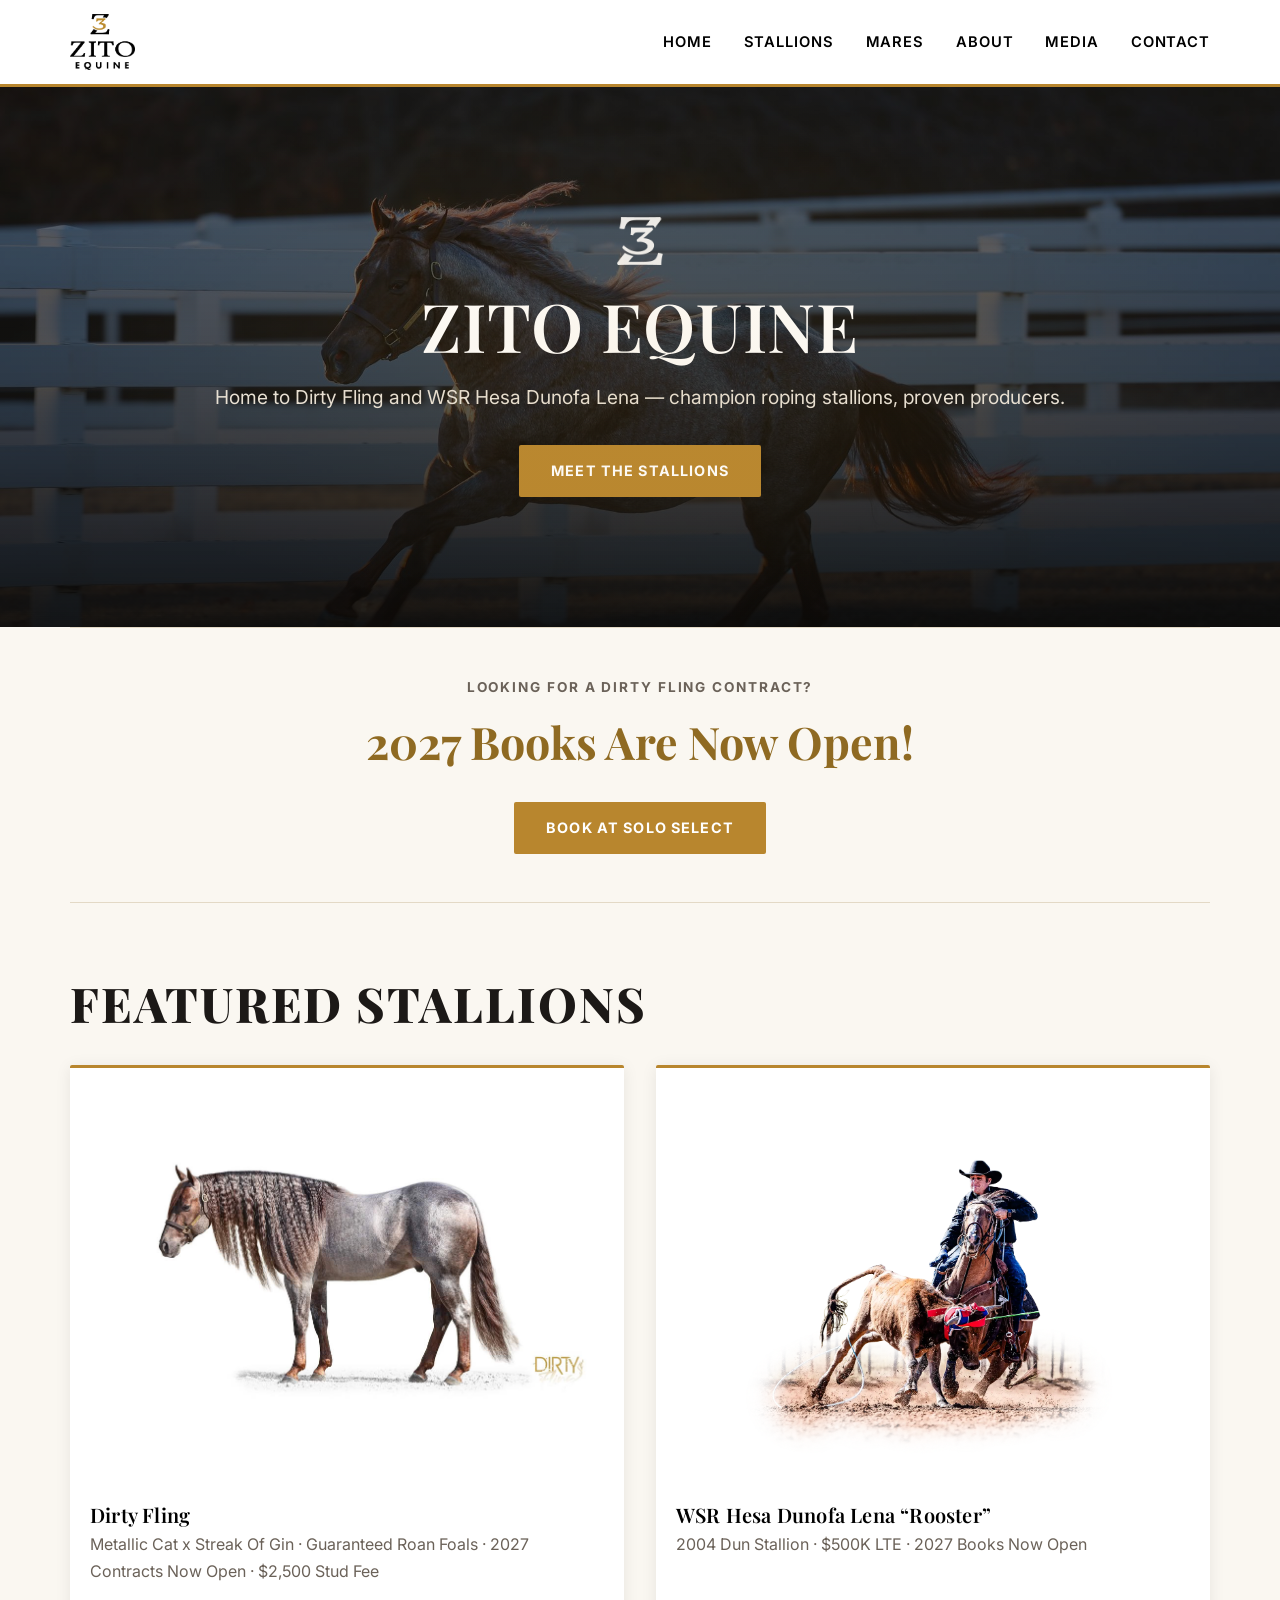
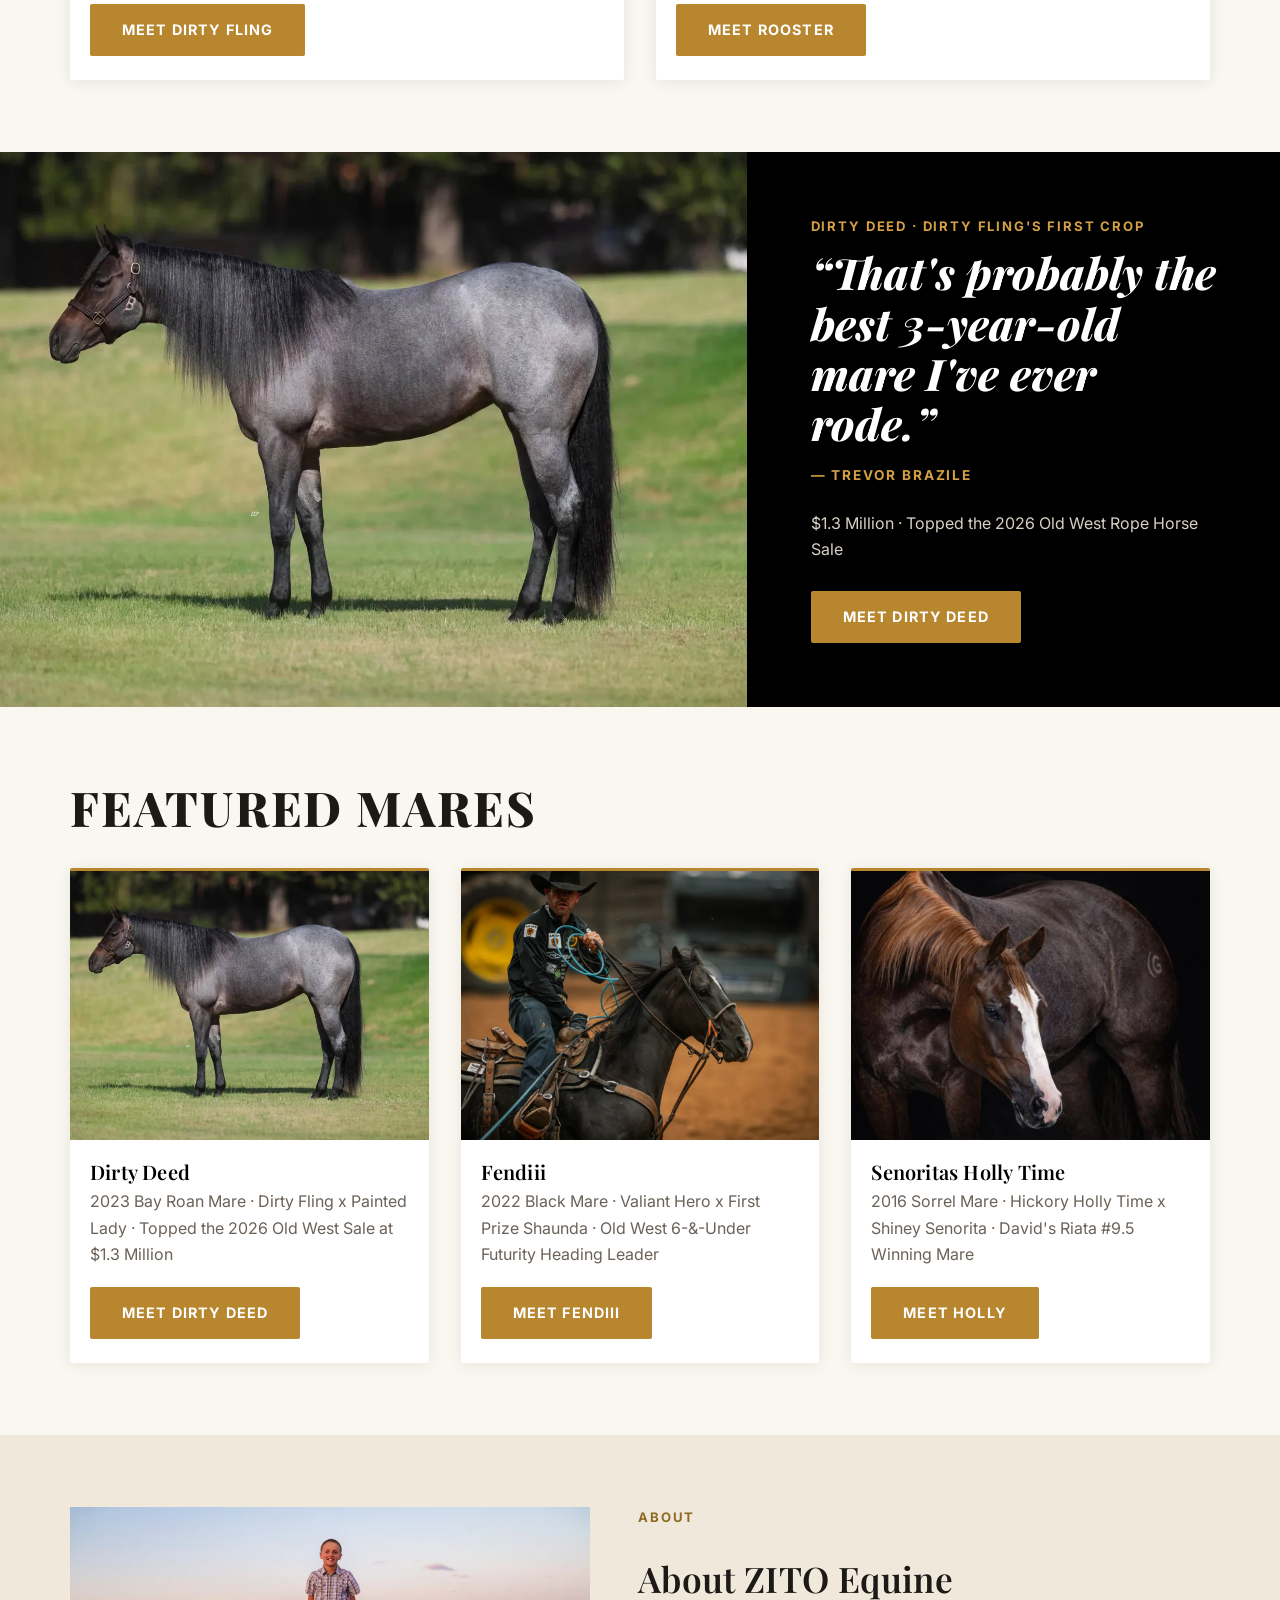
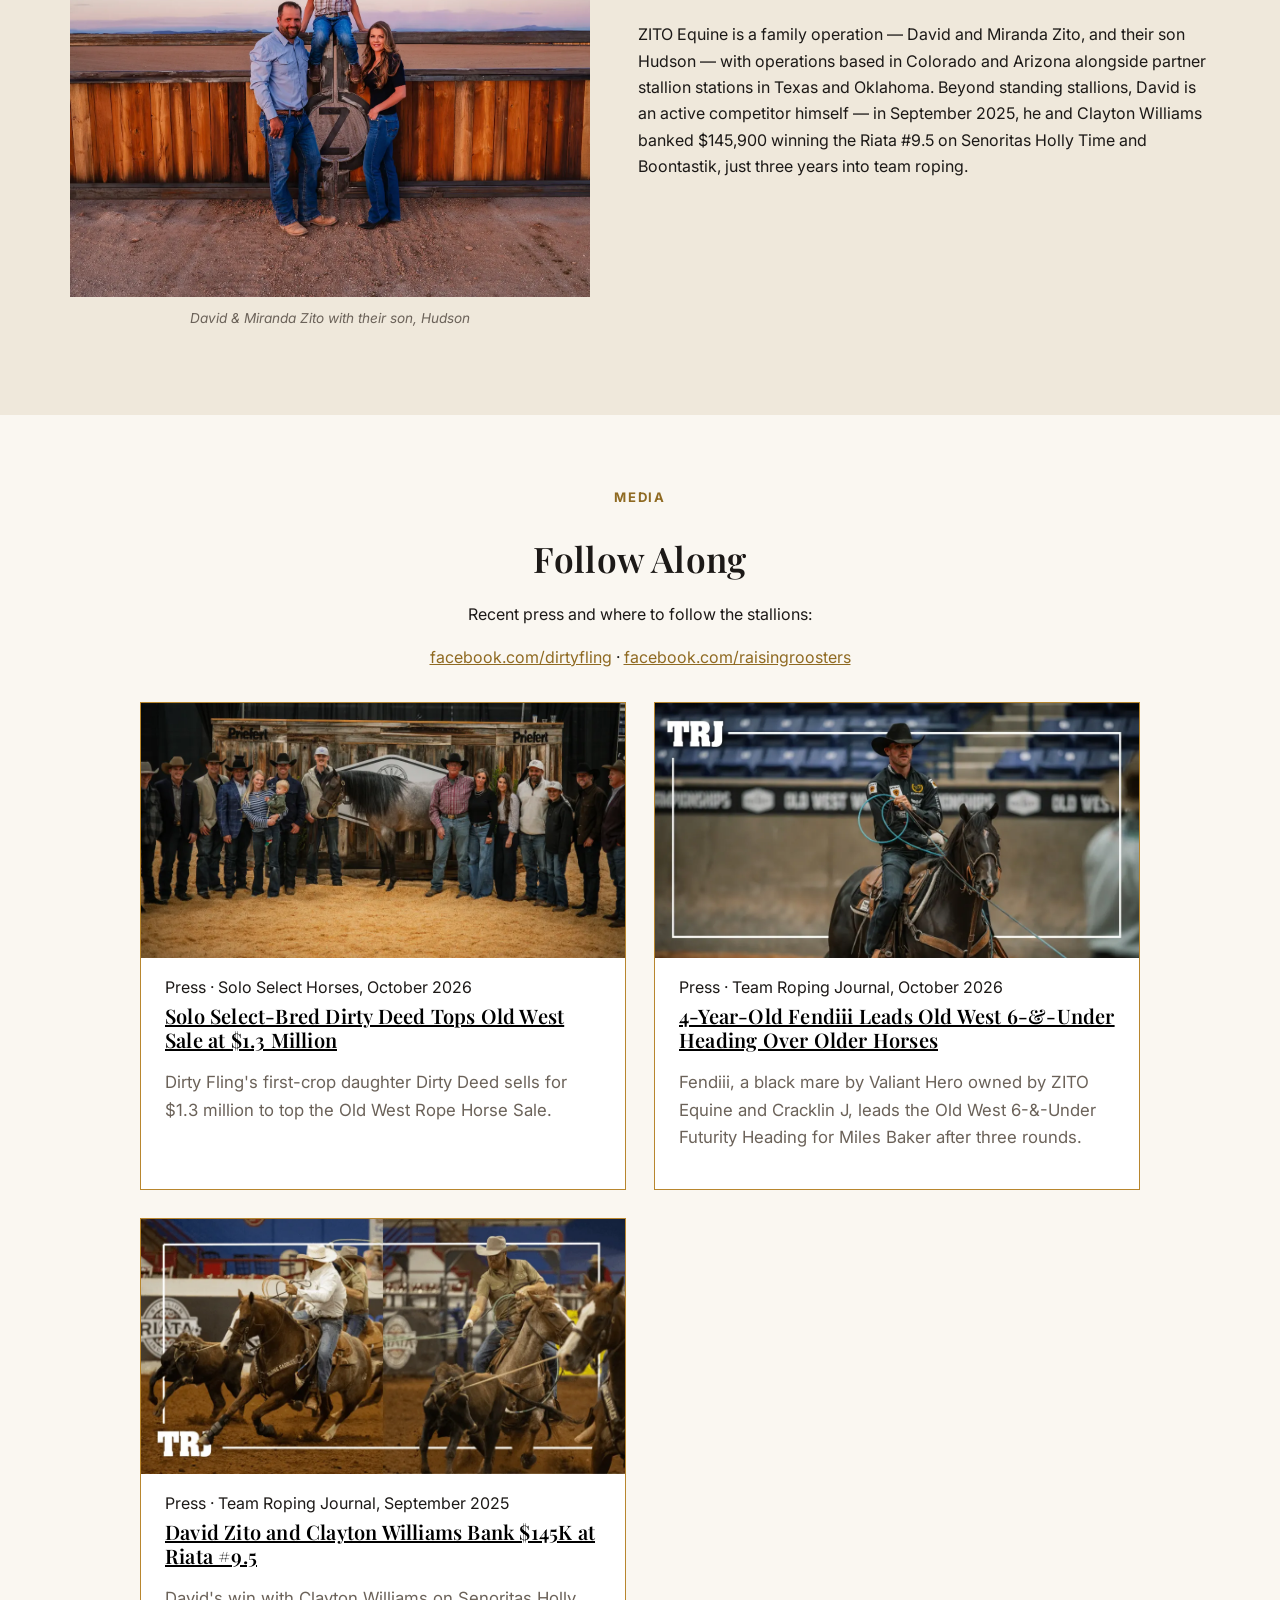
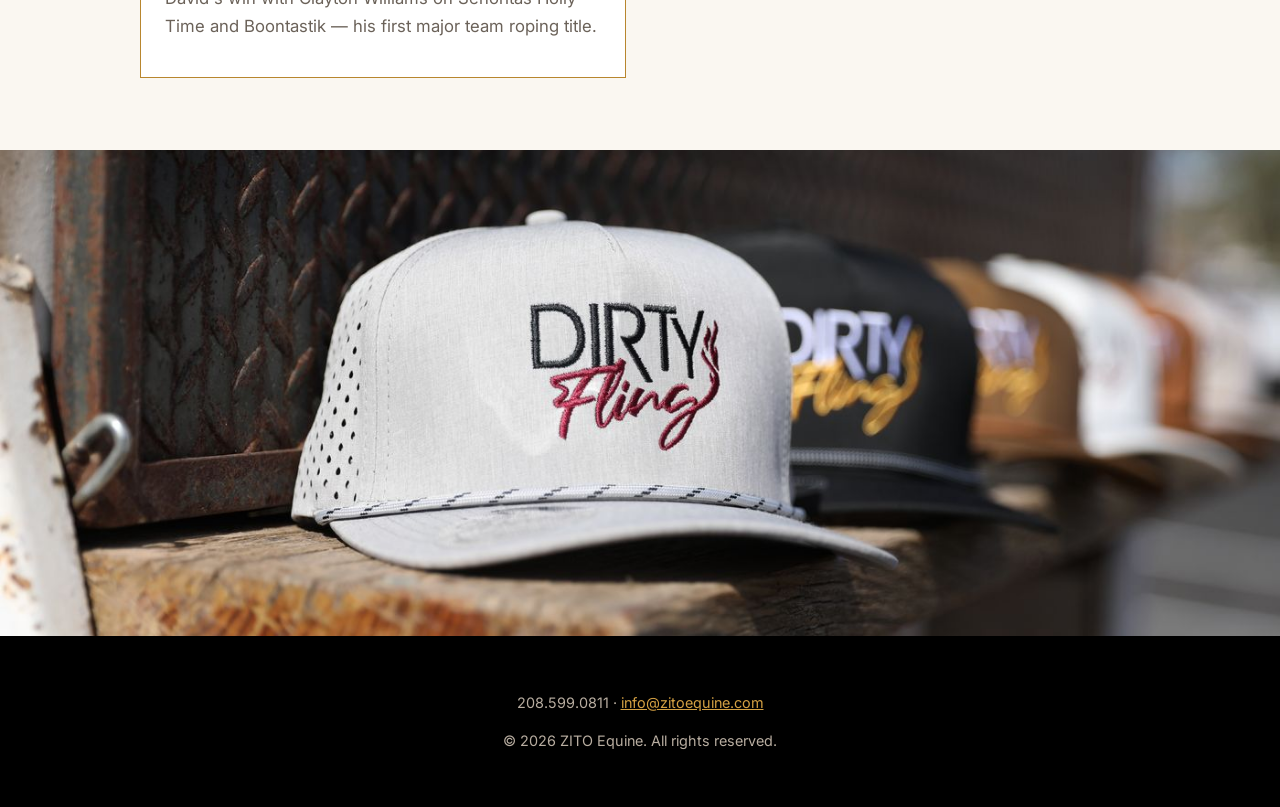
<file: index.html>
<!DOCTYPE html>
<html lang="en">
<head>
  <meta charset="UTF-8">
  <meta name="viewport" content="width=device-width, initial-scale=1.0">
  <title>ZITO Equine | Stallions Standing at Stud</title>
  <meta name="description" content="ZITO Equine — stallions standing at stud. Breeding information, stud fees and inquiries.">
  <link rel="stylesheet" href="/css/style.css">
</head>
<body>
  <header class="site-header">
    <div class="wrap">
      <a href="/" class="logo"><img src="/images/logo-zito-equine.png" alt="ZITO Equine"></a>
      <button class="nav-toggle" aria-label="Menu" aria-expanded="false">&#9776;</button>
      <nav class="site-nav">
        <a href="/">Home</a>
        <a href="/stallions/">Stallions</a>
        <a href="/mares/">Mares</a>
        <a href="/#about">About</a>
        <a href="/#media">Media</a>
        <a href="/contact.html">Contact</a>
      </nav>
    </div>
  </header>
  <main>
    <section class="hero">
      <div class="wrap">
        <img src="/images/z3-mark.png" alt="Z3" class="hero-mark">
        <h1>ZITO EQUINE</h1>
        <p class="tagline">Home to Dirty Fling and WSR Hesa Dunofa Lena &mdash; champion roping stallions, proven producers.</p>
        <a href="/stallions/" class="btn">Meet the Stallions</a>
      </div>
    </section>
    <div class="wrap">
      <div class="announce">
        <p class="announce-lead">Looking for a Dirty Fling contract?</p>
        <p class="announce-big">2027 Books Are Now Open!</p>
        <a href="https://www.soloselecthorses.com/stallions/dirty-fling" target="_blank" rel="noopener" class="btn">Book at Solo Select</a>
      </div>
    </div>
    <section class="section">
      <div class="wrap">
        <h2 class="section-title">Featured Stallions</h2>
        <div class="card-grid card-grid-2">
          <a href="/stallions/dirty-fling.html" class="card">
            <div class="card-img photo-frame"><img src="/images/stallions/dirty-fling.jpg" alt="Dirty Fling"></div>
            <h3>Dirty Fling</h3>
            <p>Metallic Cat x Streak Of Gin &middot; Guaranteed Roan Foals &middot; 2027 Contracts Now Open &middot; $2,500 Stud Fee</p>
            <span class="btn card-btn">Meet Dirty Fling</span>
          </a>
          <a href="/stallions/wsr-hesa-dunofa-lena.html" class="card">
            <div class="card-img photo-frame"><img src="/images/stallions/rooster-heeling.webp" alt="WSR Hesa Dunofa Lena, Rooster"></div>
            <h3>WSR Hesa Dunofa Lena &ldquo;Rooster&rdquo;</h3>
            <p>2004 Dun Stallion &middot; $500K LTE &middot; 2027 Books Now Open</p>
            <span class="btn card-btn">Meet Rooster</span>
          </a>
        </div>
      </div>
    </section>
    <section class="quote-hero">
      <div class="quote-hero-img"><img src="/images/mares/dirty-deed.webp" alt="Dirty Deed, 2023 bay roan mare by Dirty Fling, standing in a green pasture" width="1600" height="1067"></div>
      <div class="quote-hero-text">
        <span class="section-label">Dirty Deed &middot; Dirty Fling's First Crop</span>
        <blockquote>
          <p>&ldquo;That's probably the best 3-year-old mare I've ever rode.&rdquo;</p>
          <cite>Trevor Brazile</cite>
        </blockquote>
        <p class="quote-hero-stat">$1.3 Million &middot; Topped the 2026 Old West Rope Horse Sale</p>
        <a href="/mares/#dirty-deed" class="btn">Meet Dirty Deed</a>
      </div>
    </section>
    <section class="section" id="mares">
      <div class="wrap">
        <h2 class="section-title">Featured Mares</h2>
        <div class="card-grid">
          <a href="/mares/#dirty-deed" class="card">
            <div class="card-img photo-fill"><img src="/images/mares/dirty-deed.webp" alt="Dirty Deed" loading="lazy"></div>
            <h3>Dirty Deed</h3>
            <p>2023 Bay Roan Mare &middot; Dirty Fling x Painted Lady &middot; Topped the 2026 Old West Sale at $1.3 Million</p>
            <span class="btn card-btn">Meet Dirty Deed</span>
          </a>
          <a href="/mares/#fendiii" class="card">
            <div class="card-img photo-fill"><img src="/images/mares/fendiii-closeup.webp" alt="Fendiii, black mare, with Miles Baker at the Old West World Championships" loading="lazy"></div>
            <h3>Fendiii</h3>
            <p>2022 Black Mare &middot; Valiant Hero x First Prize Shaunda &middot; Old West 6-&amp;-Under Futurity Heading Leader</p>
            <span class="btn card-btn">Meet Fendiii</span>
          </a>
          <a href="/mares/#senoritas-holly-time" class="card">
            <div class="card-img photo-fill"><img src="/images/mares/senoritas-holly-time.webp" alt="Senoritas Holly Time" loading="lazy"></div>
            <h3>Senoritas Holly Time</h3>
            <p>2016 Sorrel Mare &middot; Hickory Holly Time x Shiney Senorita &middot; David's Riata #9.5 Winning Mare</p>
            <span class="btn card-btn">Meet Holly</span>
          </a>
        </div>
      </div>
    </section>
    <section class="section section-alt" id="about">
      <div class="wrap split">
        <div>
          <div class="card-img photo-fill"><img src="/images/zito-family.webp" alt="David, Miranda and Hudson Zito"></div>
          <p class="photo-caption">David &amp; Miranda Zito with their son, Hudson</p>
        </div>
        <div>
          <span class="section-label">About</span>
          <h2>About ZITO Equine</h2>
          <p>
            ZITO Equine is a family operation &mdash; David and Miranda Zito, and
            their son Hudson &mdash; with operations based in Colorado and
            Arizona alongside partner stallion stations in Texas and Oklahoma.
            Beyond standing stallions, David is an active competitor himself
            &mdash; in September 2025, he and Clayton Williams banked $145,900
            winning the Riata #9.5 on Senoritas Holly Time and Boontastik, just
            three years into team roping.
          </p>
        </div>
      </div>
    </section>
    <section class="section" id="media">
      <div class="wrap" style="text-align:center;">
        <span class="section-label">Media</span>
        <h2>Follow Along</h2>
        <p>Recent press and where to follow the stallions:</p>
        <p>
          <a href="https://facebook.com/dirtyfling" target="_blank" rel="noopener">facebook.com/dirtyfling</a>
          &middot;
          <a href="https://facebook.com/raisingroosters" target="_blank" rel="noopener">facebook.com/raisingroosters</a>
        </p>
        <div class="press-grid">
          <div class="press-card">
            <a href="https://www.soloselecthorses.com/news/solo-select-bred-dirty-deed-tops-old-west-sale-at-13-million" target="_blank" rel="noopener" class="press-img"><img src="/images/press/dirty-deed-sale-ring.webp" alt="Dirty Deed in the sale ring with her owners and team after topping the Old West Rope Horse Sale" width="1200" height="572" loading="lazy"></a>
            <span class="stat-line">Press &middot; Solo Select Horses, October 2026</span>
            <h3><a href="https://www.soloselecthorses.com/news/solo-select-bred-dirty-deed-tops-old-west-sale-at-13-million" target="_blank" rel="noopener">Solo Select-Bred Dirty Deed Tops Old West Sale at $1.3 Million</a></h3>
            <p class="meta">Dirty Fling's first-crop daughter Dirty Deed sells for $1.3 million to top the Old West Rope Horse Sale.</p>
          </div>
          <div class="press-card">
            <a href="https://teamropingjournal.com/news/fendiii-miles-baker-old-west-futurity-heading/" target="_blank" rel="noopener" class="press-img"><img src="/images/press/fendiii-old-west-trj.webp" alt="Miles Baker riding Fendiii at the Old West World Championships" width="1200" height="630" loading="lazy"></a>
            <span class="stat-line">Press &middot; Team Roping Journal, October 2026</span>
            <h3><a href="https://teamropingjournal.com/news/fendiii-miles-baker-old-west-futurity-heading/" target="_blank" rel="noopener">4-Year-Old Fendiii Leads Old West 6-&amp;-Under Heading Over Older Horses</a></h3>
            <p class="meta">Fendiii, a black mare by Valiant Hero owned by ZITO Equine and Cracklin J, leads the Old West 6-&amp;-Under Futurity Heading for Miles Baker after three rounds.</p>
          </div>
          <div class="press-card">
            <a href="https://teamropingjournal.com/news/david-zito-clayton-williams-bank-145k-riata-9-5-on-senoritas-holly-time-and-boontastik/" target="_blank" rel="noopener" class="press-img"><img src="/images/press/riata-9-5-trj.webp" alt="David Zito and Clayton Williams roping at the Riata #9.5" width="1024" height="538" loading="lazy"></a>
            <span class="stat-line">Press &middot; Team Roping Journal, September 2025</span>
            <h3><a href="https://teamropingjournal.com/news/david-zito-clayton-williams-bank-145k-riata-9-5-on-senoritas-holly-time-and-boontastik/" target="_blank" rel="noopener">David Zito and Clayton Williams Bank $145K at Riata #9.5</a></h3>
            <p class="meta">David's win with Clayton Williams on Senoritas Holly Time and Boontastik &mdash; his first major team roping title.</p>
          </div>
        </div>
      </div>
    </section>
    <div class="photo-band">
      <img src="/images/dirty-fling-caps.jpg" alt="Dirty Fling caps lined up on a weathered wooden ledge" loading="lazy">
    </div>
  </main>
  <footer class="site-footer">
    <div class="wrap">
      <p>208.599.0811 &middot; <a href="mailto:info@zitoequine.com">info@zitoequine.com</a></p>
      <p>&copy; <span id="year"></span> ZITO Equine. All rights reserved.</p>
    </div>
  </footer>
  <script src="/js/main.js"></script>
</body>
</html>
</file>
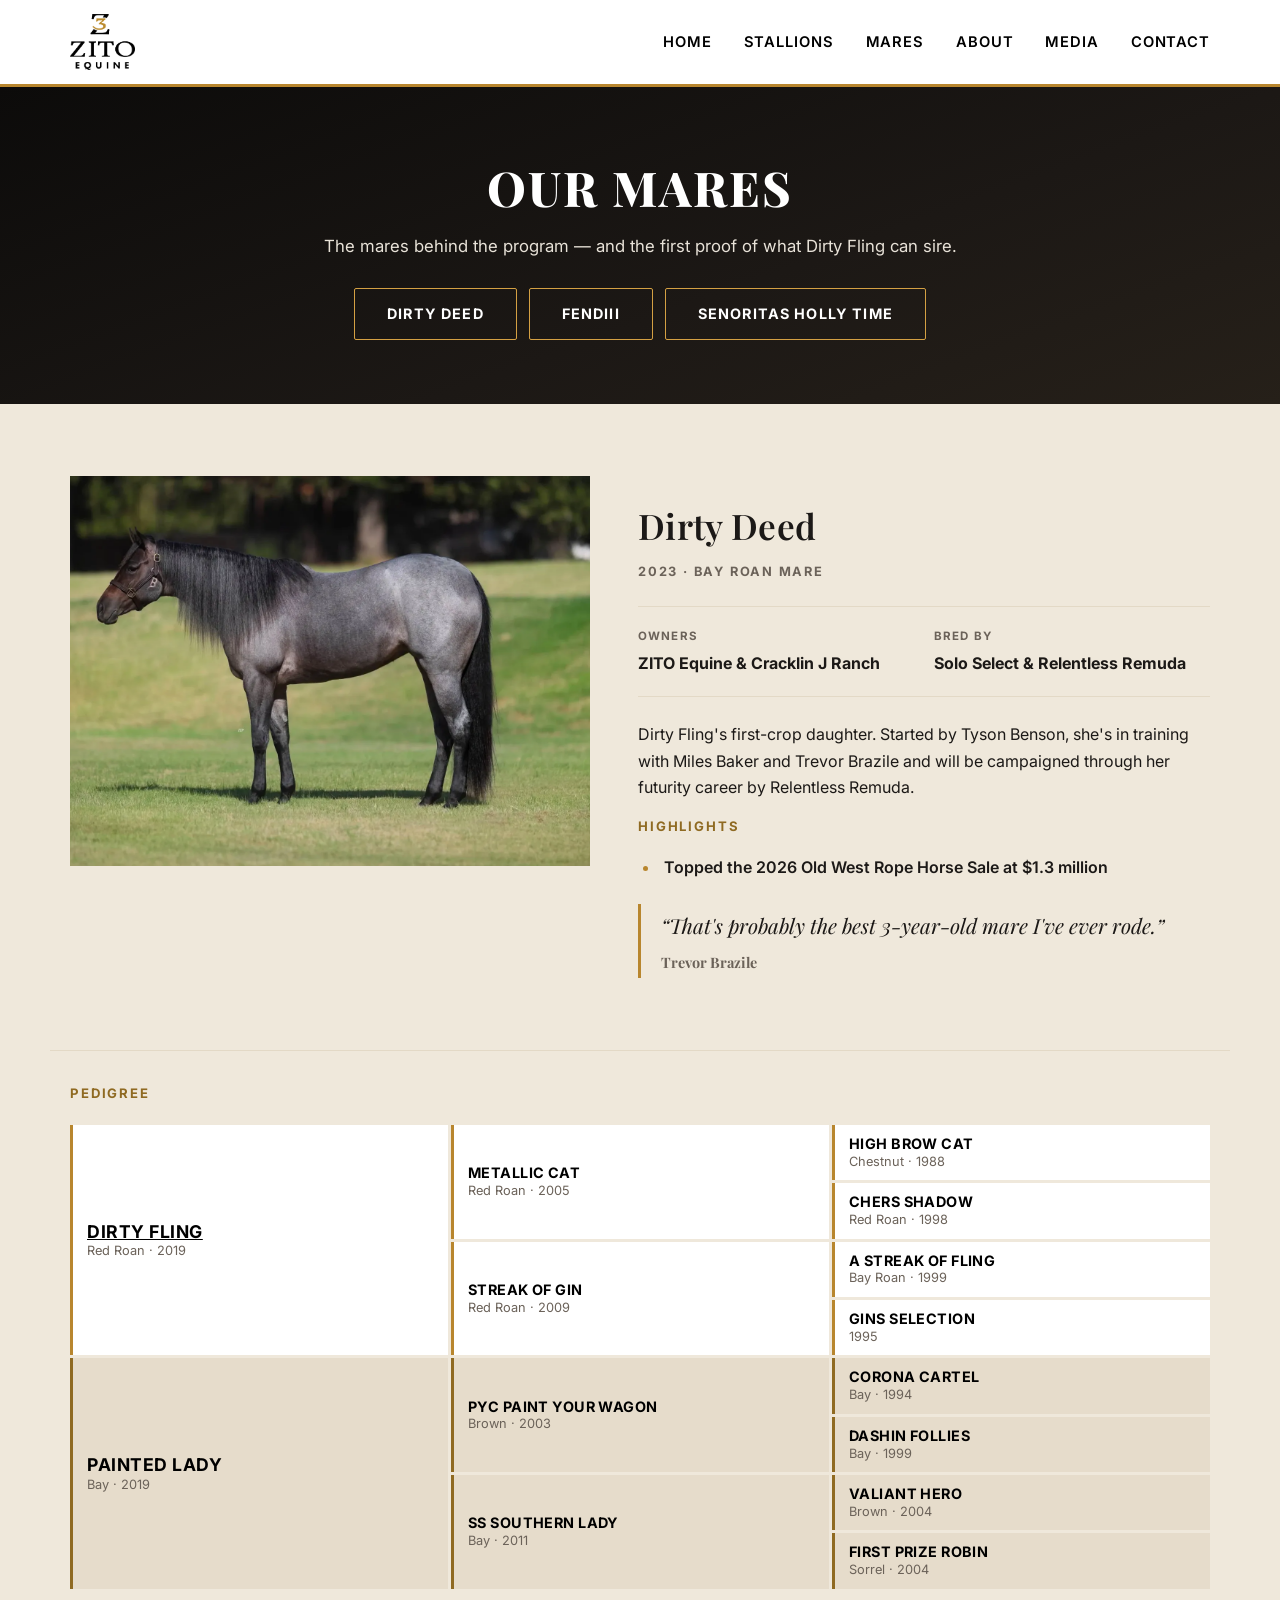
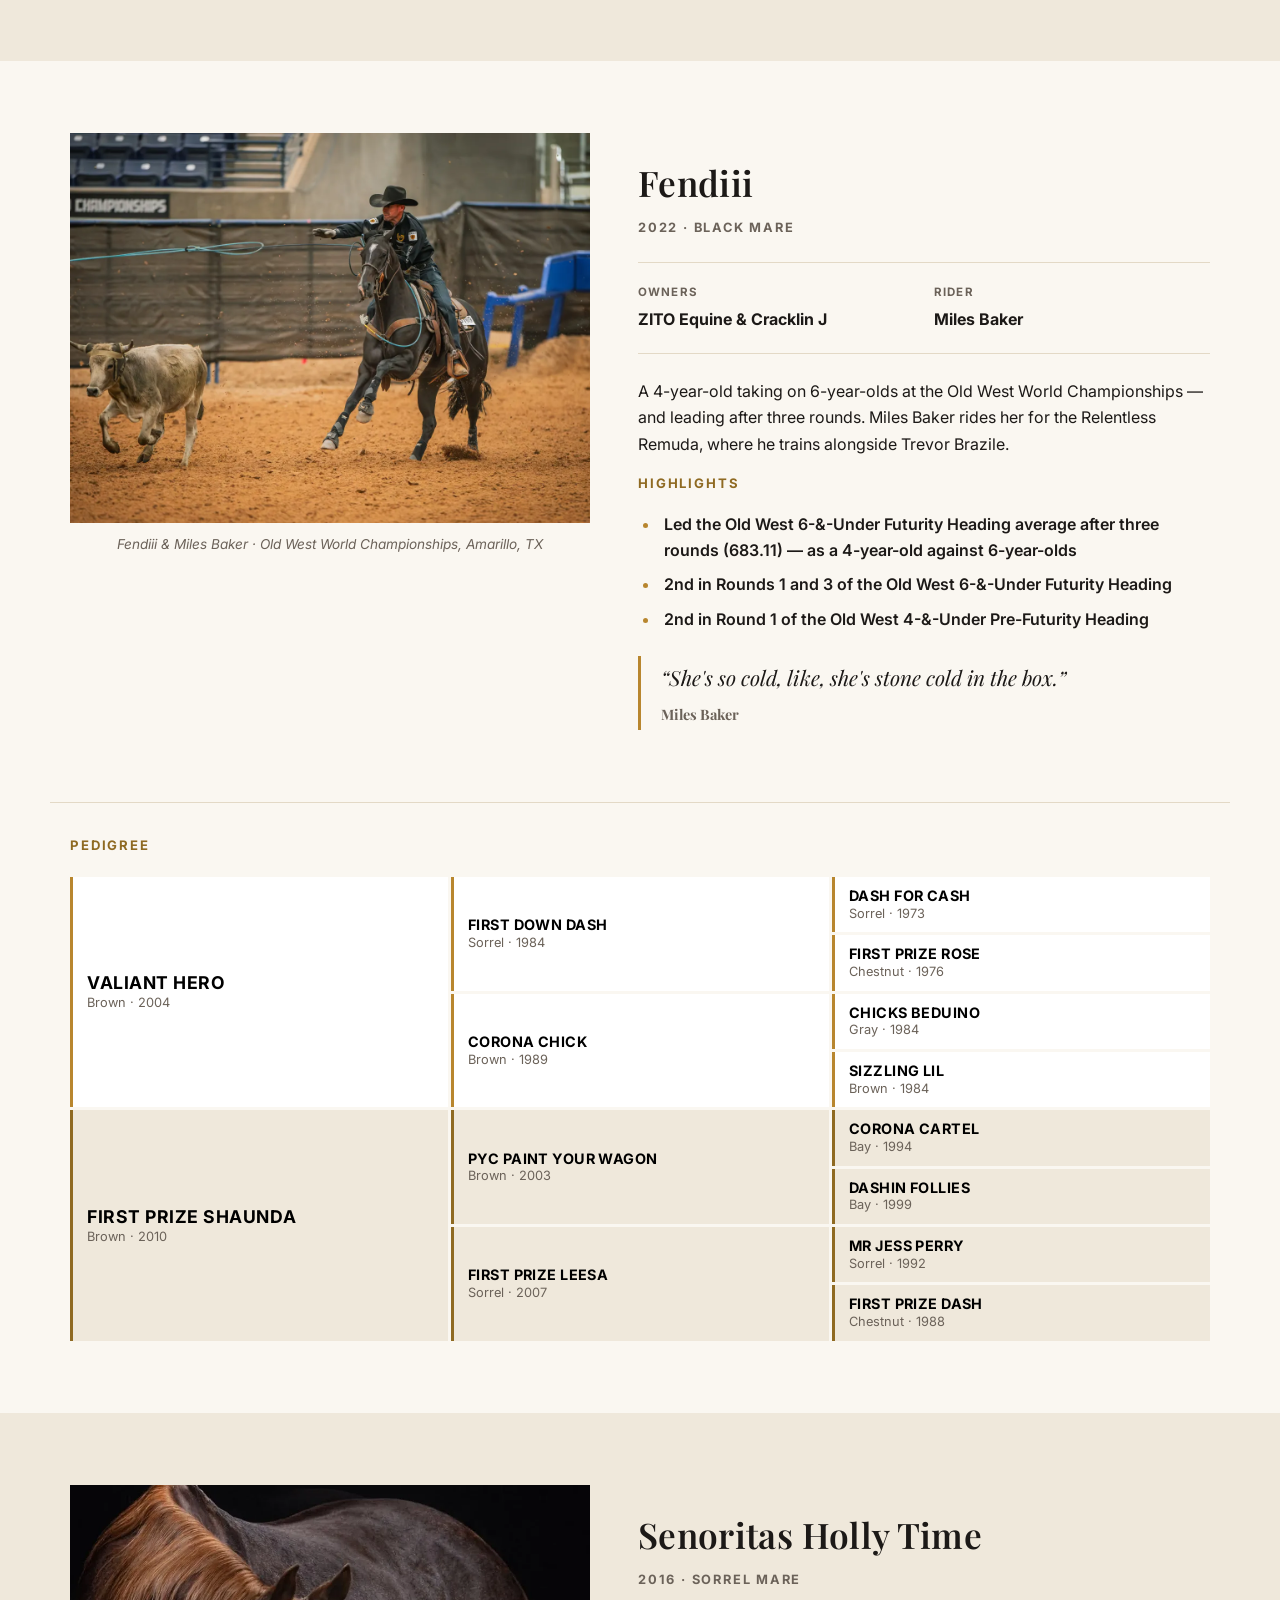
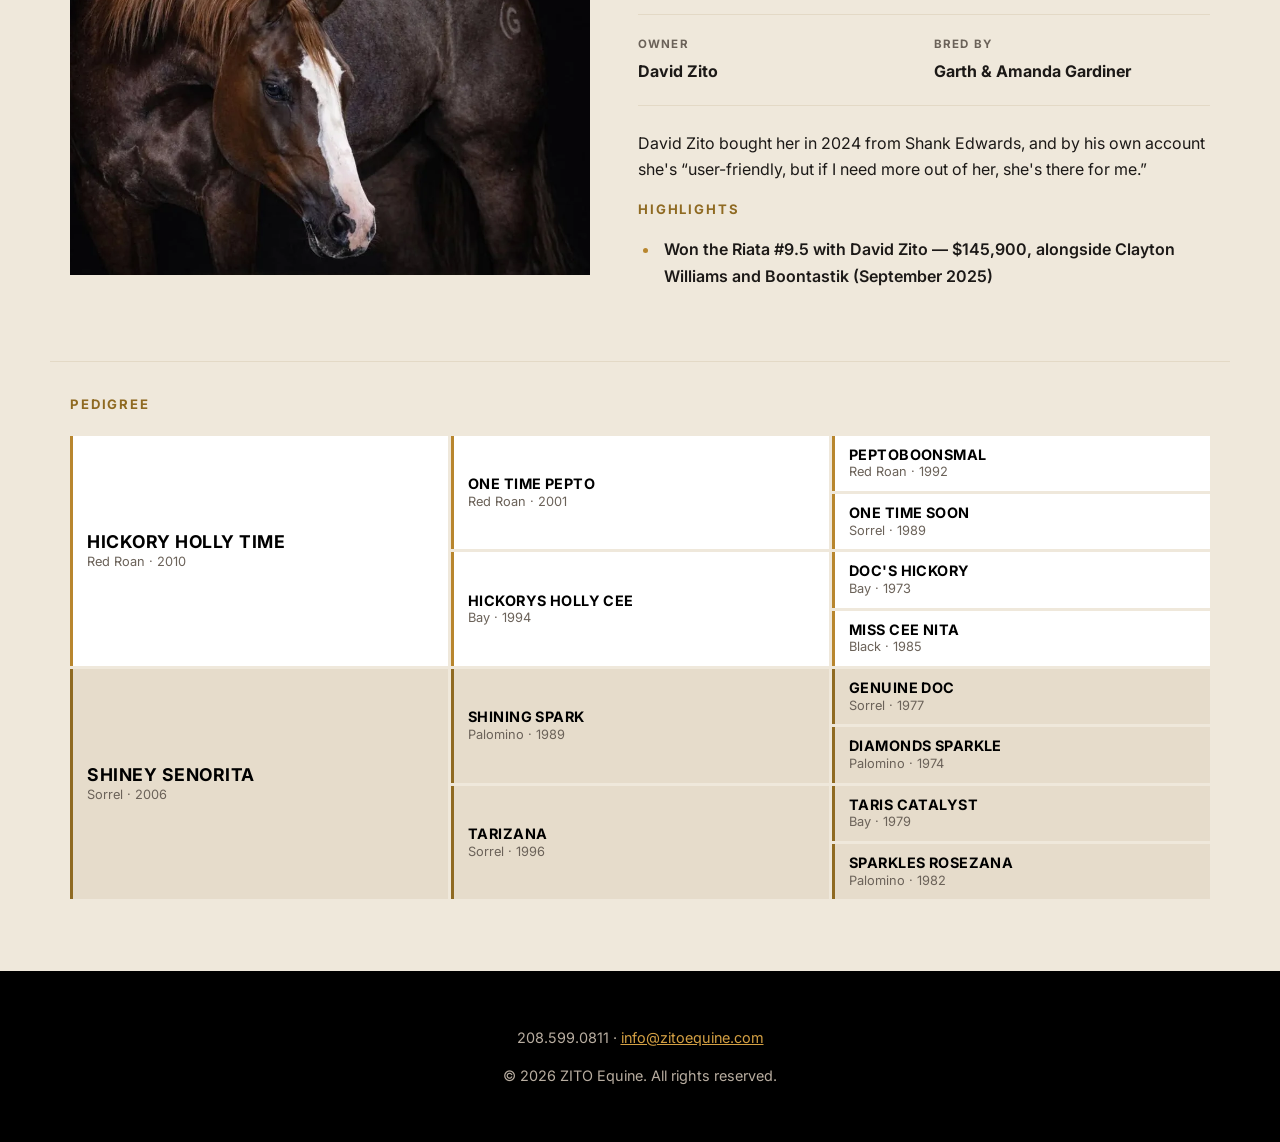
<file: mares/index.html>
<!DOCTYPE html>
<html lang="en">
<head>
  <meta charset="UTF-8">
  <meta name="viewport" content="width=device-width, initial-scale=1.0">
  <title>Mares | ZITO Equine</title>
  <meta name="description" content="The ZITO Equine mares: Dirty Deed, Dirty Fling's $1.3 million first-crop daughter; Old West futurity leader Fendiii; and Senoritas Holly Time, David Zito's Riata #9.5 winner.">
  <link rel="stylesheet" href="/css/style.css">
</head>
<body>
  <header class="site-header">
    <div class="wrap">
      <a href="/" class="logo"><img src="/images/logo-zito-equine.png" alt="ZITO Equine"></a>
      <button class="nav-toggle" aria-label="Menu" aria-expanded="false">&#9776;</button>
      <nav class="site-nav">
        <a href="/">Home</a>
        <a href="/stallions/">Stallions</a>
        <a href="/mares/">Mares</a>
        <a href="/#about">About</a>
        <a href="/#media">Media</a>
        <a href="/contact.html">Contact</a>
      </nav>
    </div>
  </header>
  <main>
    <section class="stallion-hero stallions-intro">
      <div class="wrap">
        <h1 class="section-title">Our Mares</h1>
        <p>The mares behind the program &mdash; and the first proof of what Dirty Fling can sire.</p>
        <nav class="jump-links" aria-label="Jump to a mare">
          <a href="#dirty-deed" class="btn-outline">Dirty Deed</a>
          <a href="#fendiii" class="btn-outline">Fendiii</a>
          <a href="#senoritas-holly-time" class="btn-outline">Senoritas Holly Time</a>
        </nav>
      </div>
    </section>
    <section class="section section-alt" id="dirty-deed">
      <div class="wrap split">
        <div>
          <div class="card-img photo-fill"><img src="/images/mares/dirty-deed.webp" alt="Dirty Deed, 2023 bay roan mare by Dirty Fling" loading="lazy"></div>
        </div>
        <div>
          <h2>Dirty Deed</h2>
          <span class="horse-sub">2023 &middot; Bay Roan Mare</span>
          <dl class="key-facts">
            <div><dt>Owners</dt><dd>ZITO Equine &amp; Cracklin J Ranch</dd></div>
            <div><dt>Bred by</dt><dd>Solo Select &amp; Relentless Remuda</dd></div>
          </dl>
          <p>Dirty Fling's first-crop daughter. Started by Tyson Benson, she's in training with Miles Baker and Trevor Brazile and will be campaigned through her futurity career by Relentless Remuda.</p>

          <span class="section-label">Highlights</span>
          <ul class="achv-list">
            <li>Topped the 2026 Old West Rope Horse Sale at $1.3 million</li>
          </ul>
          <blockquote class="pull-quote">
            &ldquo;That's probably the best 3-year-old mare I've ever rode.&rdquo;
            <cite>Trevor Brazile</cite>
          </blockquote>
        </div>
      </div>
      <div class="wrap pedigree-wide">
        <span class="section-label">Pedigree</span>
          <div class="pedigree" aria-label="Dirty Deed three-generation pedigree">
            <div class="ped ped-sire p-1"><strong><a href="/stallions/dirty-fling.html">Dirty Fling</a></strong><span>Red Roan &middot; 2019</span></div>
            <div class="ped ped-sire g-1"><strong>Metallic Cat</strong><span>Red Roan &middot; 2005</span></div>
            <div class="ped ped-sire gg-1"><strong>High Brow Cat</strong><span>Chestnut &middot; 1988</span></div>
            <div class="ped ped-sire gg-2"><strong>Chers Shadow</strong><span>Red Roan &middot; 1998</span></div>
            <div class="ped ped-sire g-2"><strong>Streak Of Gin</strong><span>Red Roan &middot; 2009</span></div>
            <div class="ped ped-sire gg-3"><strong>A Streak Of Fling</strong><span>Bay Roan &middot; 1999</span></div>
            <div class="ped ped-sire gg-4"><strong>Gins Selection</strong><span>1995</span></div>
            <div class="ped ped-dam p-2"><strong>Painted Lady</strong><span>Bay &middot; 2019</span></div>
            <div class="ped ped-dam g-3"><strong>PYC Paint Your Wagon</strong><span>Brown &middot; 2003</span></div>
            <div class="ped ped-dam gg-5"><strong>Corona Cartel</strong><span>Bay &middot; 1994</span></div>
            <div class="ped ped-dam gg-6"><strong>Dashin Follies</strong><span>Bay &middot; 1999</span></div>
            <div class="ped ped-dam g-4"><strong>SS Southern Lady</strong><span>Bay &middot; 2011</span></div>
            <div class="ped ped-dam gg-7"><strong>Valiant Hero</strong><span>Brown &middot; 2004</span></div>
            <div class="ped ped-dam gg-8"><strong>First Prize Robin</strong><span>Sorrel &middot; 2004</span></div>
          </div>
      </div>
    </section>
    <section class="section" id="fendiii">
      <div class="wrap split">
        <div>
          <div class="card-img photo-fill"><img src="/images/mares/fendiii-throw.webp" alt="Miles Baker throwing his loop on Fendiii at the Old West World Championships" loading="lazy"></div>
          <p class="photo-caption">Fendiii &amp; Miles Baker &middot; Old West World Championships, Amarillo, TX</p>
        </div>
        <div>
          <h2>Fendiii</h2>
          <span class="horse-sub">2022 &middot; Black Mare</span>
          <dl class="key-facts">
            <div><dt>Owners</dt><dd>ZITO Equine &amp; Cracklin J</dd></div>
            <div><dt>Rider</dt><dd>Miles Baker</dd></div>
          </dl>
          <p>A 4-year-old taking on 6-year-olds at the Old West World Championships &mdash; and leading after three rounds. Miles Baker rides her for the Relentless Remuda, where he trains alongside Trevor Brazile.</p>
          <span class="section-label">Highlights</span>
          <ul class="achv-list">
            <li>Led the Old West 6-&amp;-Under Futurity Heading average after three rounds (683.11) &mdash; as a 4-year-old against 6-year-olds</li>
            <li>2nd in Rounds 1 and 3 of the Old West 6-&amp;-Under Futurity Heading</li>
            <li>2nd in Round 1 of the Old West 4-&amp;-Under Pre-Futurity Heading</li>
          </ul>
          <blockquote class="pull-quote">
            &ldquo;She's so cold, like, she's stone cold in the box.&rdquo;
            <cite>Miles Baker</cite>
          </blockquote>
        </div>
      </div>
      <div class="wrap pedigree-wide">
        <span class="section-label">Pedigree</span>
          <div class="pedigree" aria-label="Fendiii three-generation pedigree">
            <div class="ped ped-sire p-1"><strong>Valiant Hero</strong><span>Brown &middot; 2004</span></div>
            <div class="ped ped-sire g-1"><strong>First Down Dash</strong><span>Sorrel &middot; 1984</span></div>
            <div class="ped ped-sire gg-1"><strong>Dash For Cash</strong><span>Sorrel &middot; 1973</span></div>
            <div class="ped ped-sire gg-2"><strong>First Prize Rose</strong><span>Chestnut &middot; 1976</span></div>
            <div class="ped ped-sire g-2"><strong>Corona Chick</strong><span>Brown &middot; 1989</span></div>
            <div class="ped ped-sire gg-3"><strong>Chicks Beduino</strong><span>Gray &middot; 1984</span></div>
            <div class="ped ped-sire gg-4"><strong>Sizzling Lil</strong><span>Brown &middot; 1984</span></div>
            <div class="ped ped-dam p-2"><strong>First Prize Shaunda</strong><span>Brown &middot; 2010</span></div>
            <div class="ped ped-dam g-3"><strong>PYC Paint Your Wagon</strong><span>Brown &middot; 2003</span></div>
            <div class="ped ped-dam gg-5"><strong>Corona Cartel</strong><span>Bay &middot; 1994</span></div>
            <div class="ped ped-dam gg-6"><strong>Dashin Follies</strong><span>Bay &middot; 1999</span></div>
            <div class="ped ped-dam g-4"><strong>First Prize Leesa</strong><span>Sorrel &middot; 2007</span></div>
            <div class="ped ped-dam gg-7"><strong>Mr Jess Perry</strong><span>Sorrel &middot; 1992</span></div>
            <div class="ped ped-dam gg-8"><strong>First Prize Dash</strong><span>Chestnut &middot; 1988</span></div>
          </div>
      </div>
    </section>
    <section class="section section-alt" id="senoritas-holly-time">
      <div class="wrap split">
        <div>
          <div class="card-img photo-fill"><img src="/images/mares/senoritas-holly-time.webp" alt="Senoritas Holly Time" loading="lazy"></div>
        </div>
        <div>
          <h2>Senoritas Holly Time</h2>
          <span class="horse-sub">2016 &middot; Sorrel Mare</span>
          <dl class="key-facts">
            <div><dt>Owner</dt><dd>David Zito</dd></div>
            <div><dt>Bred by</dt><dd>Garth &amp; Amanda Gardiner</dd></div>
          </dl>
          <p>David Zito bought her in 2024 from Shank Edwards, and by his own account she's &ldquo;user-friendly, but if I need more out of her, she's there for me.&rdquo;</p>

          <span class="section-label">Highlights</span>
          <ul class="achv-list">
            <li>Won the Riata #9.5 with David Zito &mdash; $145,900, alongside Clayton Williams and Boontastik (September 2025)</li>
          </ul>
        </div>
      </div>
      <div class="wrap pedigree-wide">
        <span class="section-label">Pedigree</span>
          <div class="pedigree" aria-label="Senoritas Holly Time three-generation pedigree">
            <div class="ped ped-sire p-1"><strong>Hickory Holly Time</strong><span>Red Roan &middot; 2010</span></div>
            <div class="ped ped-sire g-1"><strong>One Time Pepto</strong><span>Red Roan &middot; 2001</span></div>
            <div class="ped ped-sire gg-1"><strong>Peptoboonsmal</strong><span>Red Roan &middot; 1992</span></div>
            <div class="ped ped-sire gg-2"><strong>One Time Soon</strong><span>Sorrel &middot; 1989</span></div>
            <div class="ped ped-sire g-2"><strong>Hickorys Holly Cee</strong><span>Bay &middot; 1994</span></div>
            <div class="ped ped-sire gg-3"><strong>Doc's Hickory</strong><span>Bay &middot; 1973</span></div>
            <div class="ped ped-sire gg-4"><strong>Miss Cee Nita</strong><span>Black &middot; 1985</span></div>
            <div class="ped ped-dam p-2"><strong>Shiney Senorita</strong><span>Sorrel &middot; 2006</span></div>
            <div class="ped ped-dam g-3"><strong>Shining Spark</strong><span>Palomino &middot; 1989</span></div>
            <div class="ped ped-dam gg-5"><strong>Genuine Doc</strong><span>Sorrel &middot; 1977</span></div>
            <div class="ped ped-dam gg-6"><strong>Diamonds Sparkle</strong><span>Palomino &middot; 1974</span></div>
            <div class="ped ped-dam g-4"><strong>Tarizana</strong><span>Sorrel &middot; 1996</span></div>
            <div class="ped ped-dam gg-7"><strong>Taris Catalyst</strong><span>Bay &middot; 1979</span></div>
            <div class="ped ped-dam gg-8"><strong>Sparkles Rosezana</strong><span>Palomino &middot; 1982</span></div>
          </div>
      </div>
    </section>
  </main>
  <footer class="site-footer">
    <div class="wrap">
      <p>208.599.0811 &middot; <a href="mailto:info@zitoequine.com">info@zitoequine.com</a></p>
      <p>&copy; <span id="year"></span> ZITO Equine. All rights reserved.</p>
    </div>
  </footer>
  <script src="/js/main.js"></script>
</body>
</html>
</file>
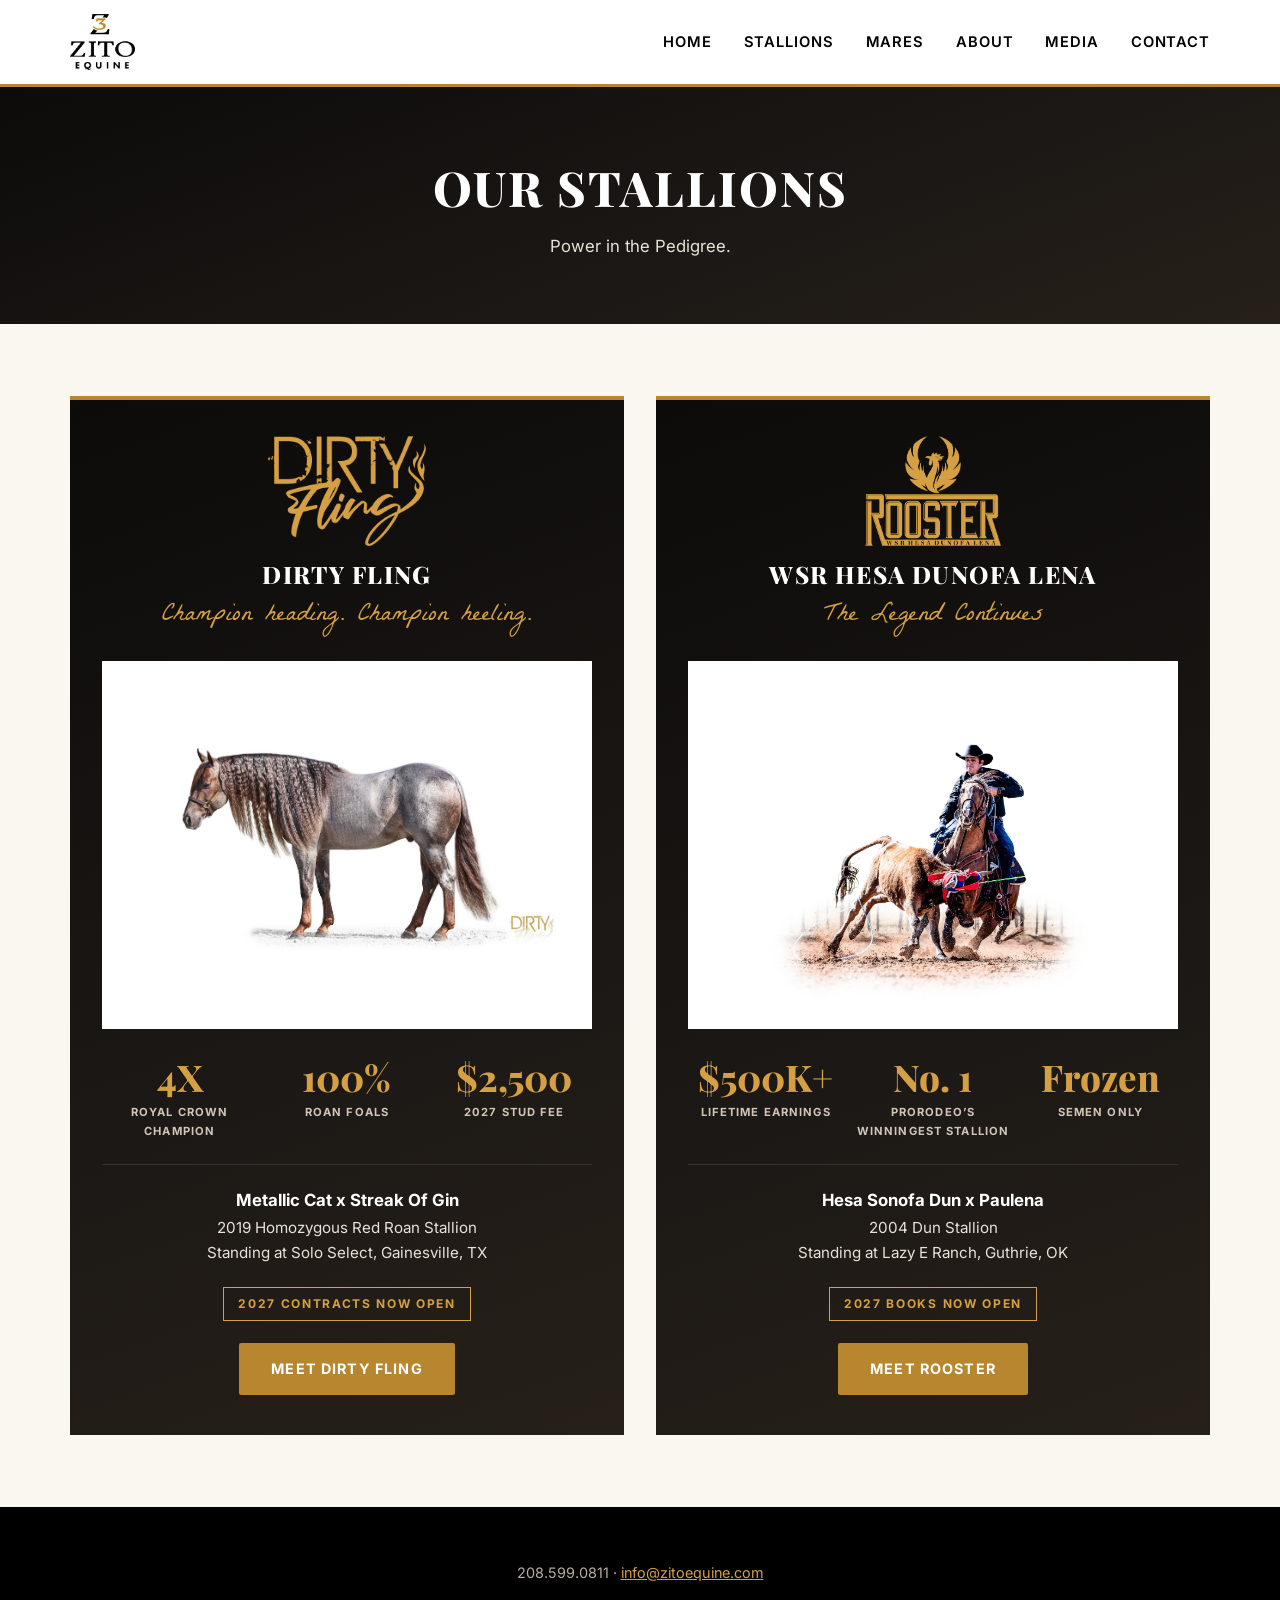
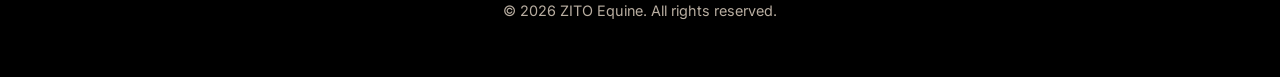
<file: stallions/index.html>
<!DOCTYPE html>
<html lang="en">
<head>
  <meta charset="UTF-8">
  <meta name="viewport" content="width=device-width, initial-scale=1.0">
  <title>Stallions | ZITO Equine</title>
  <meta name="description" content="Stallions standing at ZITO Equine.">
  <link rel="stylesheet" href="/css/style.css">
</head>
<body>
  <header class="site-header">
    <div class="wrap">
      <a href="/" class="logo"><img src="/images/logo-zito-equine.png" alt="ZITO Equine"></a>
      <button class="nav-toggle" aria-label="Menu" aria-expanded="false">&#9776;</button>
      <nav class="site-nav">
        <a href="/">Home</a>
        <a href="/stallions/">Stallions</a>
        <a href="/mares/">Mares</a>
        <a href="/#about">About</a>
        <a href="/#media">Media</a>
        <a href="/contact.html">Contact</a>
      </nav>
    </div>
  </header>
  <main>
    <section class="stallion-hero stallions-intro">
      <div class="wrap">
        <h1 class="section-title">Our Stallions</h1>
        <p>Power in the Pedigree.</p>
      </div>
    </section>
    <section class="section">
      <div class="wrap stallion-panels">
        <article class="stallion-panel">
          <a href="/stallions/dirty-fling.html" class="stallion-panel-logo"><img src="/images/stallions/dirty-fling-logo.png" alt="Dirty Fling logo"></a>
          <h2 class="registered-name">Dirty Fling</h2>
          <span class="eyebrow">Champion heading. Champion heeling.</span>
          <a href="/stallions/dirty-fling.html" class="card-img photo-frame"><img src="/images/stallions/dirty-fling.jpg" alt="Dirty Fling, homozygous red roan stallion"></a>
          <dl class="panel-stats">
            <div><dt>4X</dt><dd>Royal Crown Champion</dd></div>
            <div><dt>100%</dt><dd>Roan Foals</dd></div>
            <div><dt>$2,500</dt><dd>2027 Stud Fee</dd></div>
          </dl>
          <p class="panel-line"><strong>Metallic Cat x Streak Of Gin</strong><br>2019 Homozygous Red Roan Stallion<br>Standing at Solo Select, Gainesville, TX</p>
          <span class="panel-status">2027 Contracts Now Open</span>
          <a href="/stallions/dirty-fling.html" class="btn">Meet Dirty Fling</a>
        </article>
        <article class="stallion-panel">
          <a href="/stallions/wsr-hesa-dunofa-lena.html" class="stallion-panel-logo"><img src="/images/stallions/rooster-logo.png" alt="Rooster logo"></a>
          <h2 class="registered-name">WSR Hesa Dunofa Lena</h2>
          <span class="eyebrow">The Legend Continues</span>
          <a href="/stallions/wsr-hesa-dunofa-lena.html" class="card-img photo-frame"><img src="/images/stallions/rooster-heeling.webp" alt="WSR Hesa Dunofa Lena, Rooster, heeling in competition"></a>
          <dl class="panel-stats">
            <div><dt>$500K+</dt><dd>Lifetime Earnings</dd></div>
            <div><dt>No. 1</dt><dd>ProRodeo&rsquo;s Winningest Stallion</dd></div>
            <div><dt>Frozen</dt><dd>Semen Only</dd></div>
          </dl>
          <p class="panel-line"><strong>Hesa Sonofa Dun x Paulena</strong><br>2004 Dun Stallion<br>Standing at Lazy E Ranch, Guthrie, OK</p>
          <span class="panel-status">2027 Books Now Open</span>
          <a href="/stallions/wsr-hesa-dunofa-lena.html" class="btn">Meet Rooster</a>
        </article>
      </div>
    </section>
  </main>
  <footer class="site-footer">
    <div class="wrap">
      <p>208.599.0811 &middot; <a href="mailto:info@zitoequine.com">info@zitoequine.com</a></p>
      <p>&copy; <span id="year"></span> ZITO Equine. All rights reserved.</p>
    </div>
  </footer>
  <script src="/js/main.js"></script>
</body>
</html>
</file>
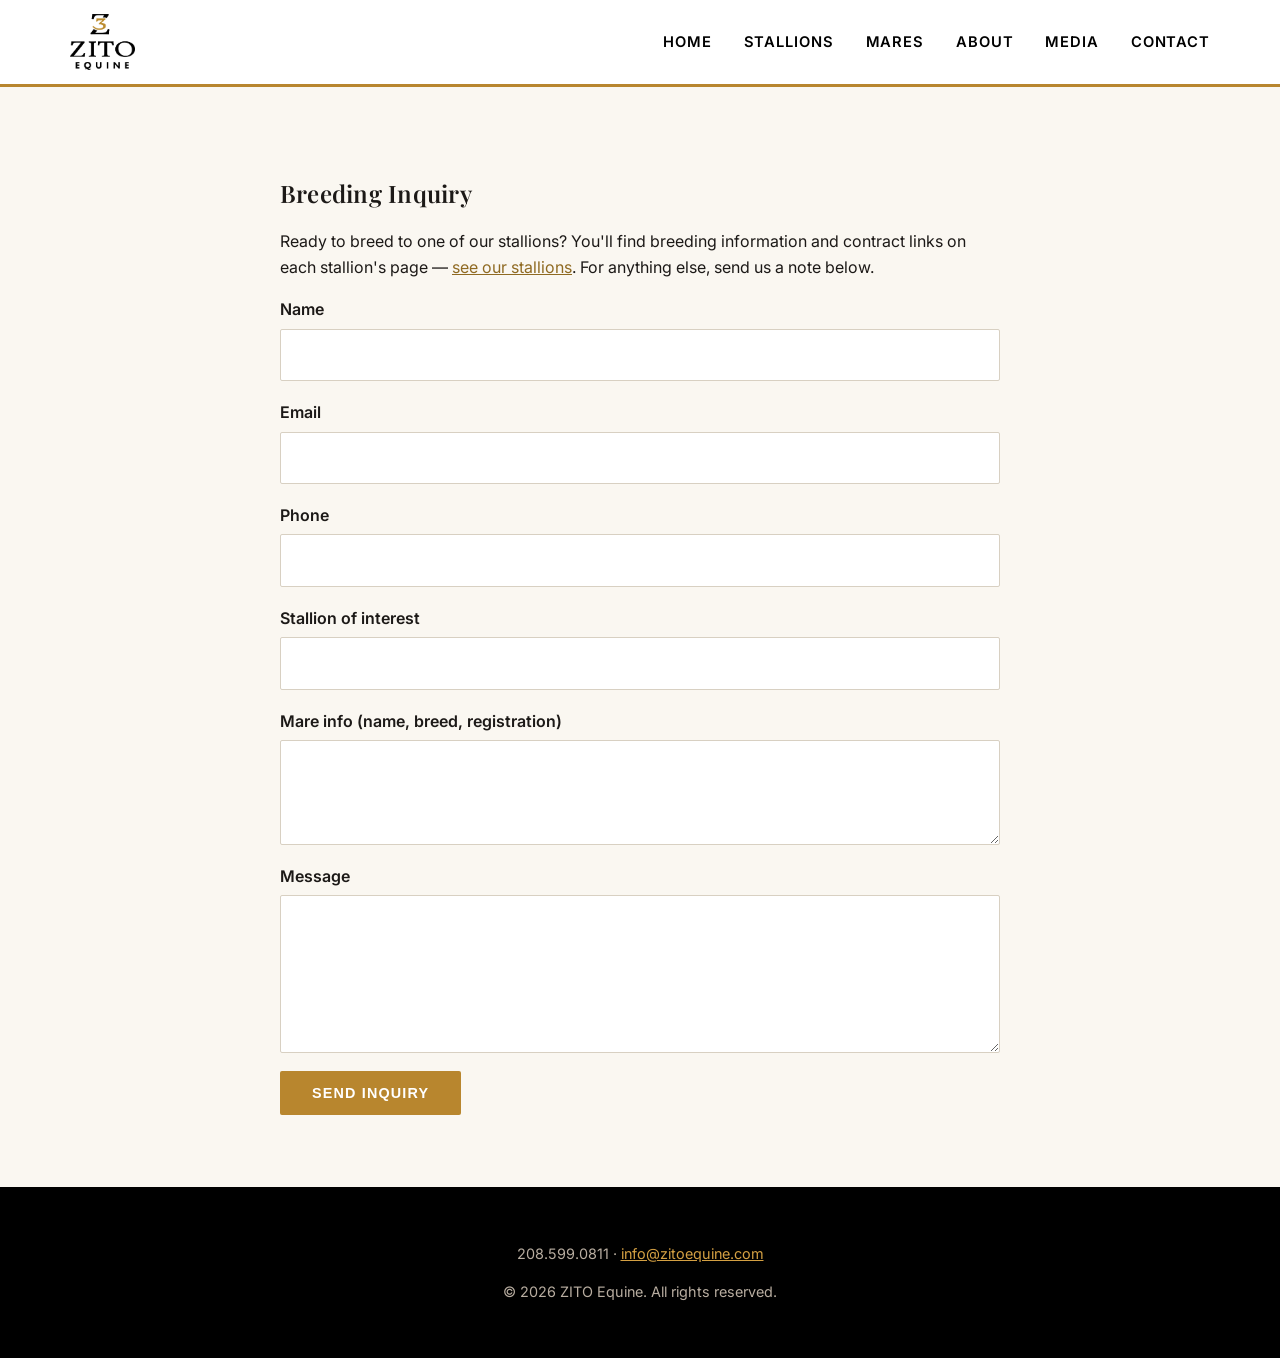
<file: contact.html>
<!DOCTYPE html>
<html lang="en">
<head>
  <meta charset="UTF-8">
  <meta name="viewport" content="width=device-width, initial-scale=1.0">
  <title>Contact | ZITO Equine</title>
  <meta name="description" content="Breeding inquiries and contact information for ZITO Equine.">
  <link rel="stylesheet" href="/css/style.css">
</head>
<body>
  <header class="site-header">
    <div class="wrap">
      <a href="/" class="logo"><img src="/images/logo-zito-equine.png" alt="ZITO Equine"></a>
      <button class="nav-toggle" aria-label="Menu" aria-expanded="false">&#9776;</button>
      <nav class="site-nav">
        <a href="/">Home</a>
        <a href="/stallions/">Stallions</a>
        <a href="/mares/">Mares</a>
        <a href="/#about">About</a>
        <a href="/#media">Media</a>
        <a href="/contact.html">Contact</a>
      </nav>
    </div>
  </header>
  <main>
    <section class="section">
      <div class="wrap narrow">
        <h1>Breeding Inquiry</h1>
        <p>Ready to breed to one of our stallions? You'll find breeding information and contract links on each stallion's page &mdash; <a href="/stallions/">see our stallions</a>. For anything else, send us a note below.</p>
        <form name="breeding-inquiry" method="POST" data-netlify="true" netlify-honeypot="bot-field" class="form">
          <p hidden><label>Leave blank <input name="bot-field"></label></p>
          <label>Name <input type="text" name="name" required></label>
          <label>Email <input type="email" name="email" required></label>
          <label>Phone <input type="tel" name="phone"></label>
          <label>Stallion of interest <input type="text" name="stallion"></label>
          <label>Mare info (name, breed, registration) <textarea name="mare" rows="3"></textarea></label>
          <label>Message <textarea name="message" rows="5"></textarea></label>
          <button type="submit" class="btn">Send Inquiry</button>
        </form>
      </div>
    </section>
  </main>
  <footer class="site-footer">
    <div class="wrap">
      <p>208.599.0811 &middot; <a href="mailto:info@zitoequine.com">info@zitoequine.com</a></p>
      <p>&copy; <span id="year"></span> ZITO Equine. All rights reserved.</p>
    </div>
  </footer>
  <script src="/js/main.js"></script>
</body>
</html>
</file>
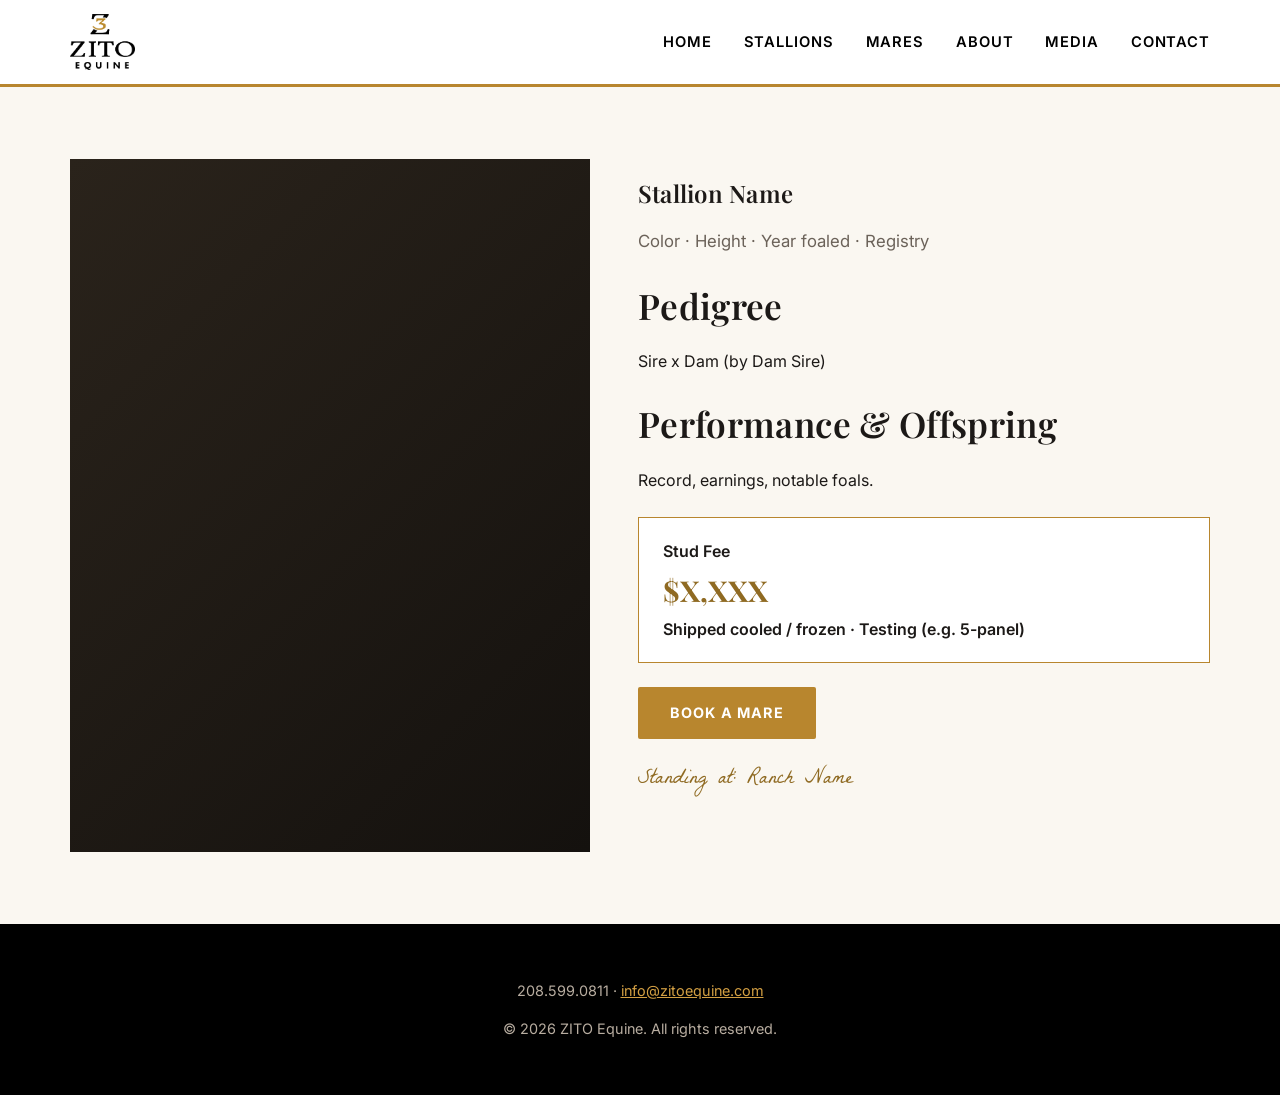
<file: stallions/_template.html>
<!DOCTYPE html>
<html lang="en">
<head>
  <meta charset="UTF-8">
  <meta name="viewport" content="width=device-width, initial-scale=1.0">
  <title>Stallion Name | ZITO Equine</title>
  <meta name="description" content="Stallion Name — pedigree, performance record and breeding information.">
  <link rel="stylesheet" href="/css/style.css">
</head>
<body>
  <header class="site-header">
    <div class="wrap">
      <a href="/" class="logo"><img src="/images/logo-zito-equine.png" alt="ZITO Equine"></a>
      <button class="nav-toggle" aria-label="Menu" aria-expanded="false">&#9776;</button>
      <nav class="site-nav">
        <a href="/">Home</a>
        <a href="/stallions/">Stallions</a>
        <a href="/mares/">Mares</a>
        <a href="/#about">About</a>
        <a href="/#media">Media</a>
        <a href="/contact.html">Contact</a>
      </nav>
    </div>
  </header>
  <main>
    <section class="section">
      <div class="wrap stallion">
        <div class="stallion-photo card-img"></div>
        <div>
          <h1>Stallion Name</h1>
          <p class="meta">Color &middot; Height &middot; Year foaled &middot; Registry</p>
          <h2>Pedigree</h2>
          <p>Sire x Dam (by Dam Sire)</p>
          <h2>Performance &amp; Offspring</h2>
          <p>Record, earnings, notable foals.</p>
          <div class="stat-box">
            <span class="stat-line">Stud Fee</span>
            <span class="stat-big">$X,XXX</span>
            <span class="stat-line">Shipped cooled / frozen &middot; Testing (e.g. 5-panel)</span>
          </div>
          <a href="/contact.html" class="btn">Book a Mare</a>
          <span class="standing-at">Standing at: Ranch Name</span>
        </div>
      </div>
    </section>
  </main>
  <footer class="site-footer">
    <div class="wrap">
      <p>208.599.0811 &middot; <a href="mailto:info@zitoequine.com">info@zitoequine.com</a></p>
      <p>&copy; <span id="year"></span> ZITO Equine. All rights reserved.</p>
    </div>
  </footer>
  <script src="/js/main.js"></script>
</body>
</html>
</file>
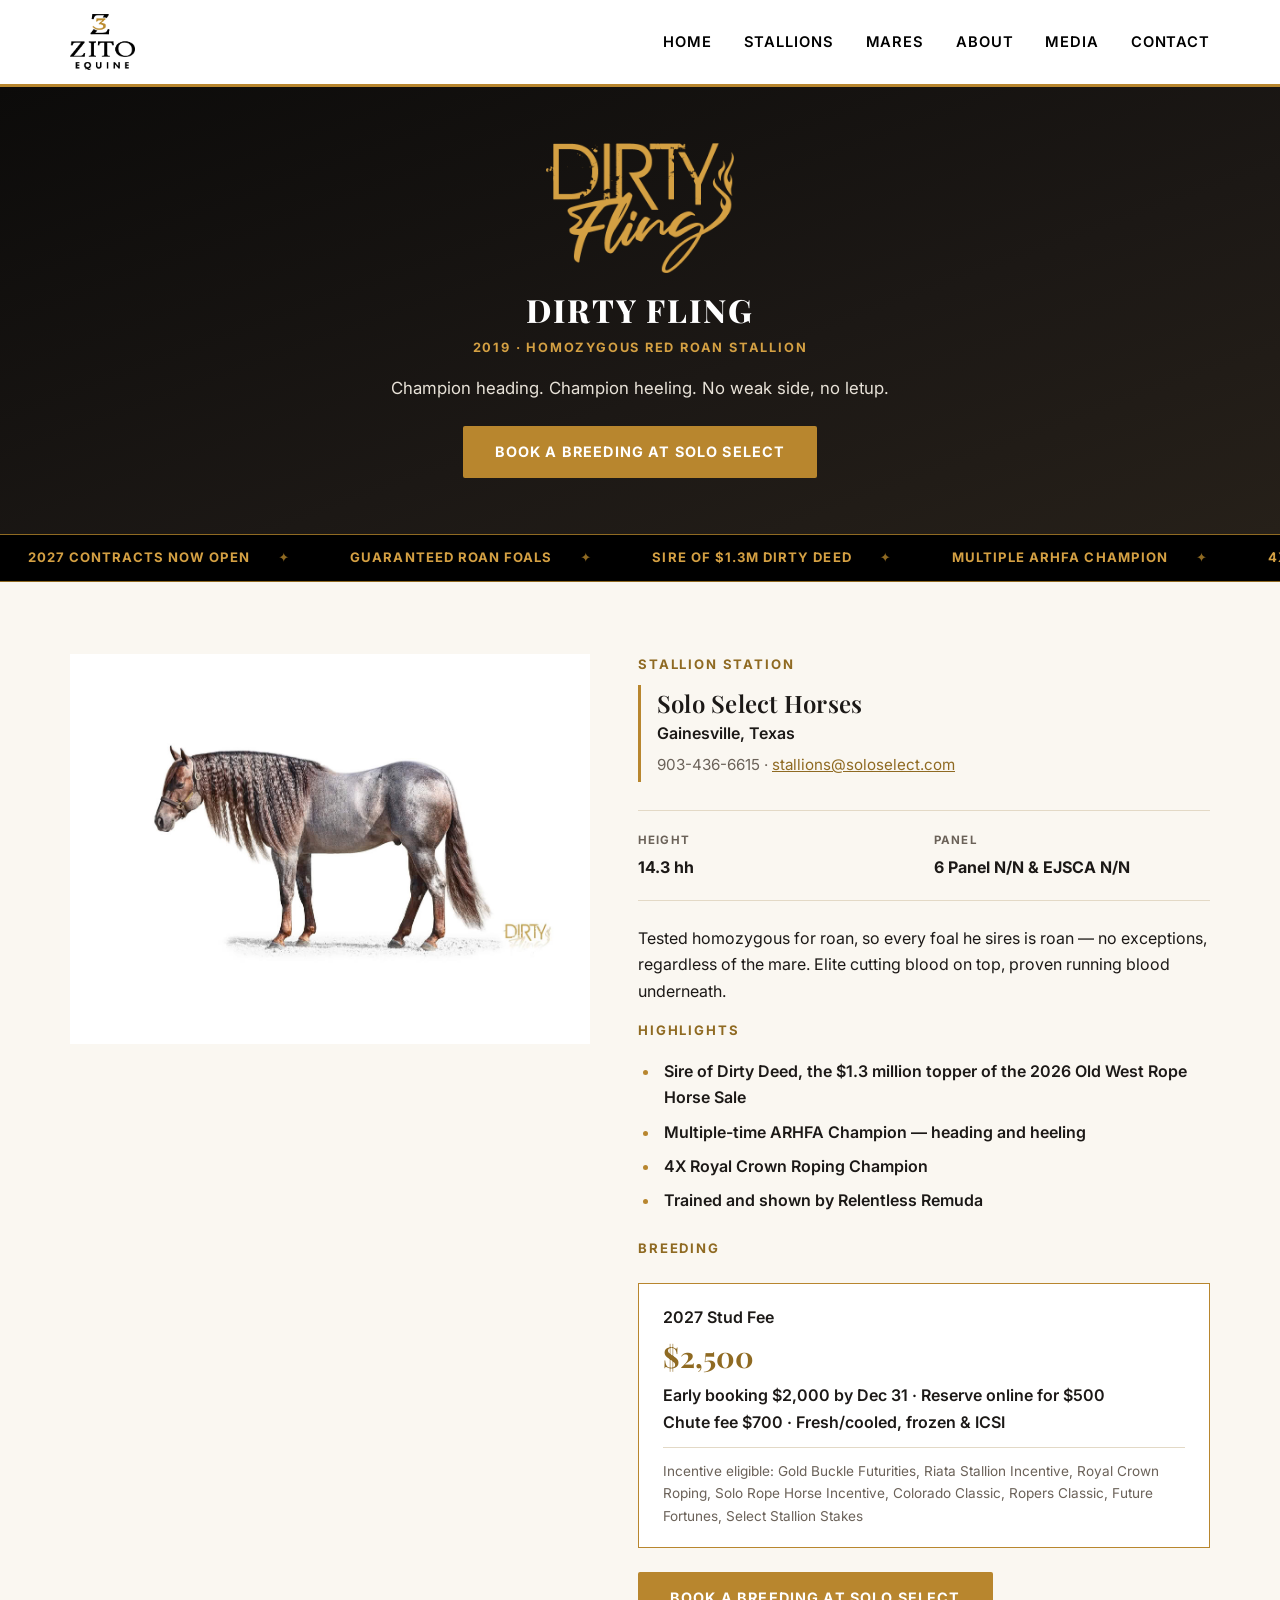
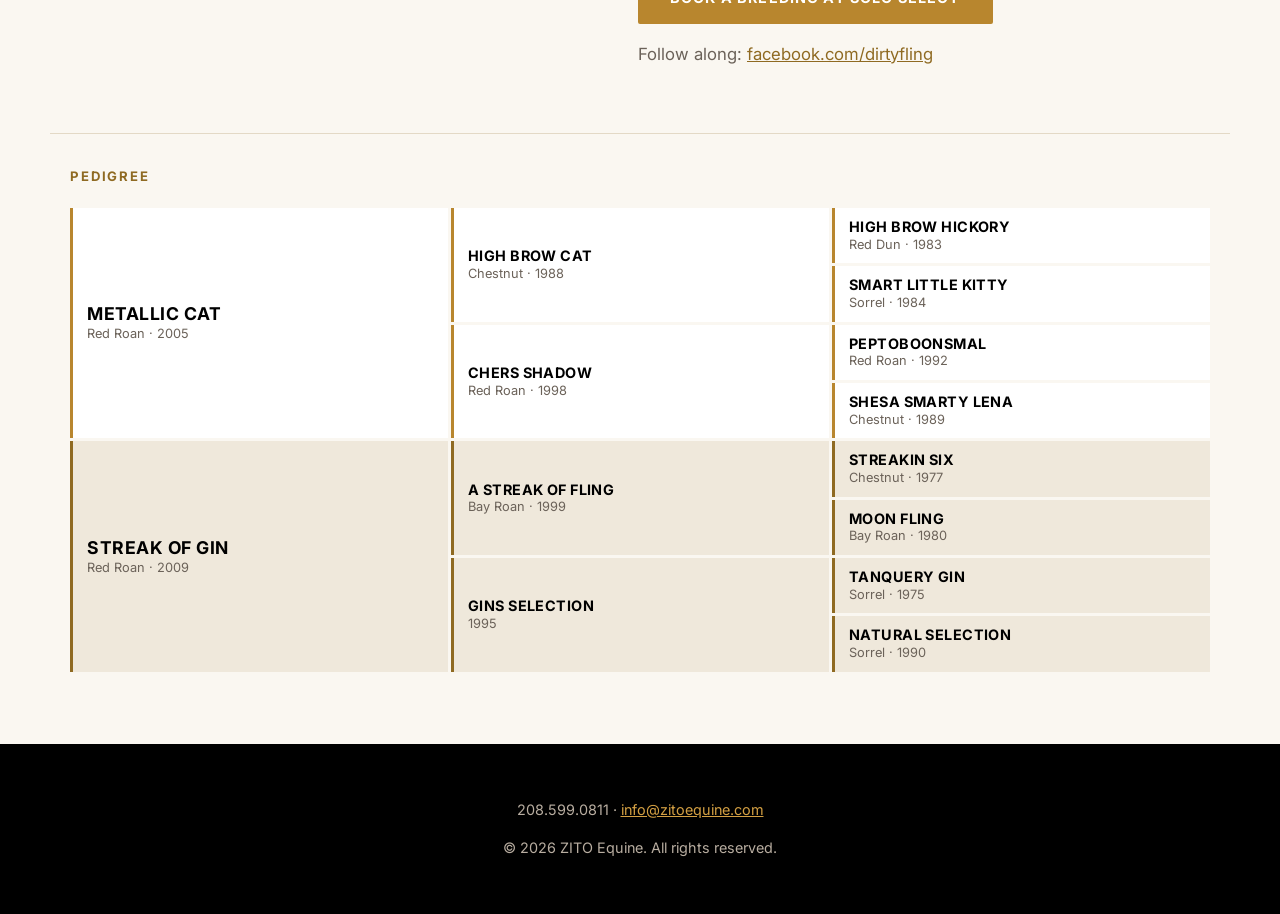
<file: stallions/dirty-fling.html>
<!DOCTYPE html>
<html lang="en">
<head>
  <meta charset="UTF-8">
  <meta name="viewport" content="width=device-width, initial-scale=1.0">
  <title>Dirty Fling | ZITO Equine</title>
  <meta name="description" content="Dirty Fling — homozygous red roan stallion by Metallic Cat, multiple-time ARHFA and 4X Royal Crown Champion. Standing at Solo Select Horses, Gainesville, TX.">
  <link rel="stylesheet" href="/css/style.css">
</head>
<body>
  <header class="site-header">
    <div class="wrap">
      <a href="/" class="logo"><img src="/images/logo-zito-equine.png" alt="ZITO Equine"></a>
      <button class="nav-toggle" aria-label="Menu" aria-expanded="false">&#9776;</button>
      <nav class="site-nav">
        <a href="/">Home</a>
        <a href="/stallions/">Stallions</a>
        <a href="/mares/">Mares</a>
        <a href="/#about">About</a>
        <a href="/#media">Media</a>
        <a href="/contact.html">Contact</a>
      </nav>
    </div>
  </header>
  <main>
    <section class="stallion-hero">
      <div class="wrap">
        <img src="/images/stallions/dirty-fling-logo.png" alt="Dirty Fling logo">
        <h1 class="registered-name">Dirty Fling</h1>
        <span class="horse-sub">2019 &middot; Homozygous Red Roan Stallion</span>
        <p>Champion heading. Champion heeling. No weak side, no letup.</p>
        <a href="https://www.soloselecthorses.com/stallions/dirty-fling" target="_blank" rel="noopener" class="btn">Book a Breeding at Solo Select</a>
      </div>
    </section>
    <div class="ticker" aria-hidden="true">
      <div class="ticker-track">
        <span>2027 Contracts Now Open</span>
        <span>Guaranteed Roan Foals</span>
        <span>Sire of $1.3M Dirty Deed</span>
        <span>Multiple ARHFA Champion</span>
        <span>4X Royal Crown Champion</span>
        <span>Standing at Solo Select, Gainesville TX</span>
        <span>2027 Contracts Now Open</span>
        <span>Guaranteed Roan Foals</span>
        <span>Sire of $1.3M Dirty Deed</span>
        <span>Multiple ARHFA Champion</span>
        <span>4X Royal Crown Champion</span>
        <span>Standing at Solo Select, Gainesville TX</span>
      </div>
    </div>
    <section class="section">
      <div class="wrap stallion">
        <div>
          <div class="stallion-photo card-img photo-frame">
            <img src="/images/stallions/dirty-fling.jpg" alt="Dirty Fling, homozygous red roan stallion">
          </div>
        </div>
        <div>
          <span class="section-label">Stallion Station</span>
          <div class="station">
            <h3>Solo Select Horses</h3>
            <p>Gainesville, Texas</p>
            <p class="meta">903-436-6615 &middot; <a href="mailto:stallions@soloselect.com">stallions@soloselect.com</a></p>
          </div>
          <dl class="key-facts">
            <div><dt>Height</dt><dd>14.3 hh</dd></div>
            <div><dt>Panel</dt><dd>6 Panel N/N &amp; EJSCA N/N</dd></div>
          </dl>
          <p>
            Tested homozygous for roan, so every foal he sires is roan &mdash; no exceptions,
            regardless of the mare. Elite cutting blood on top, proven running blood underneath.
          </p>

          <span class="section-label">Highlights</span>
          <ul class="achv-list">
            <li>Sire of Dirty Deed, the $1.3 million topper of the 2026 Old West Rope Horse Sale</li>
            <li>Multiple-time ARHFA Champion &mdash; heading and heeling</li>
            <li>4X Royal Crown Roping Champion</li>
            <li>Trained and shown by Relentless Remuda</li>
          </ul>

          <span class="section-label">Breeding</span>
          <div class="stat-box">
            <span class="stat-line">2027 Stud Fee</span>
            <span class="stat-big">$2,500</span>
            <span class="stat-line">Early booking $2,000 by Dec 31 &middot; Reserve online for $500</span>
            <span class="stat-line">Chute fee $700 &middot; Fresh/cooled, frozen &amp; ICSI</span>
            <span class="stat-note">Incentive eligible: Gold Buckle Futurities, Riata Stallion Incentive, Royal Crown Roping, Solo Rope Horse Incentive, Colorado Classic, Ropers Classic, Future Fortunes, Select Stallion Stakes</span>
          </div>
          <a href="https://www.soloselecthorses.com/stallions/dirty-fling" target="_blank" rel="noopener" class="btn">Book a Breeding at Solo Select</a>
          <p class="meta">Follow along: <a href="https://facebook.com/dirtyfling" target="_blank" rel="noopener">facebook.com/dirtyfling</a></p>
        </div>
      </div>
      <div class="wrap pedigree-wide">
        <span class="section-label">Pedigree</span>
          <div class="pedigree" aria-label="Dirty Fling three-generation pedigree">
            <div class="ped ped-sire p-1"><strong>Metallic Cat</strong><span>Red Roan &middot; 2005</span></div>
            <div class="ped ped-sire g-1"><strong>High Brow Cat</strong><span>Chestnut &middot; 1988</span></div>
            <div class="ped ped-sire gg-1"><strong>High Brow Hickory</strong><span>Red Dun &middot; 1983</span></div>
            <div class="ped ped-sire gg-2"><strong>Smart Little Kitty</strong><span>Sorrel &middot; 1984</span></div>
            <div class="ped ped-sire g-2"><strong>Chers Shadow</strong><span>Red Roan &middot; 1998</span></div>
            <div class="ped ped-sire gg-3"><strong>Peptoboonsmal</strong><span>Red Roan &middot; 1992</span></div>
            <div class="ped ped-sire gg-4"><strong>Shesa Smarty Lena</strong><span>Chestnut &middot; 1989</span></div>
            <div class="ped ped-dam p-2"><strong>Streak Of Gin</strong><span>Red Roan &middot; 2009</span></div>
            <div class="ped ped-dam g-3"><strong>A Streak Of Fling</strong><span>Bay Roan &middot; 1999</span></div>
            <div class="ped ped-dam gg-5"><strong>Streakin Six</strong><span>Chestnut &middot; 1977</span></div>
            <div class="ped ped-dam gg-6"><strong>Moon Fling</strong><span>Bay Roan &middot; 1980</span></div>
            <div class="ped ped-dam g-4"><strong>Gins Selection</strong><span>1995</span></div>
            <div class="ped ped-dam gg-7"><strong>Tanquery Gin</strong><span>Sorrel &middot; 1975</span></div>
            <div class="ped ped-dam gg-8"><strong>Natural Selection</strong><span>Sorrel &middot; 1990</span></div>
          </div>
      </div>
    </section>
  </main>
  <footer class="site-footer">
    <div class="wrap">
      <p>208.599.0811 &middot; <a href="mailto:info@zitoequine.com">info@zitoequine.com</a></p>
      <p>&copy; <span id="year"></span> ZITO Equine. All rights reserved.</p>
    </div>
  </footer>
  <script src="/js/main.js"></script>
</body>
</html>
</file>
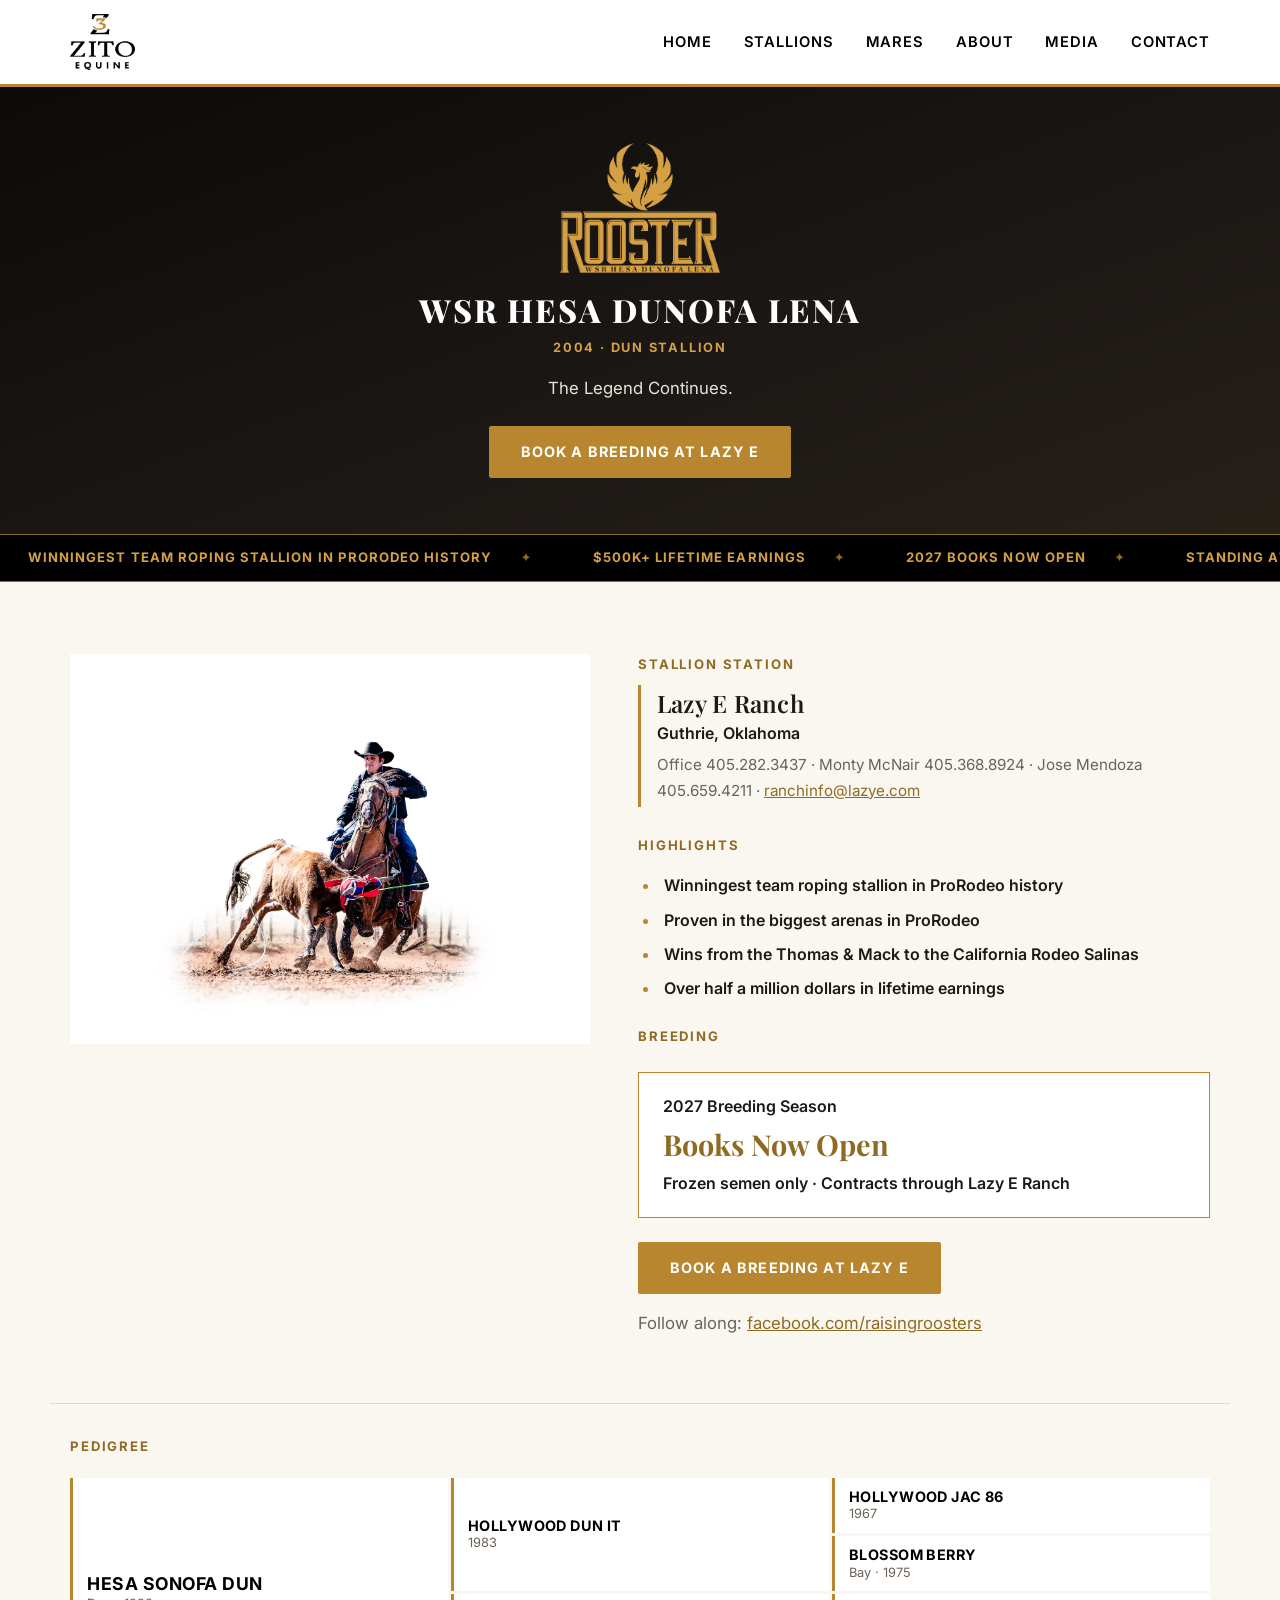
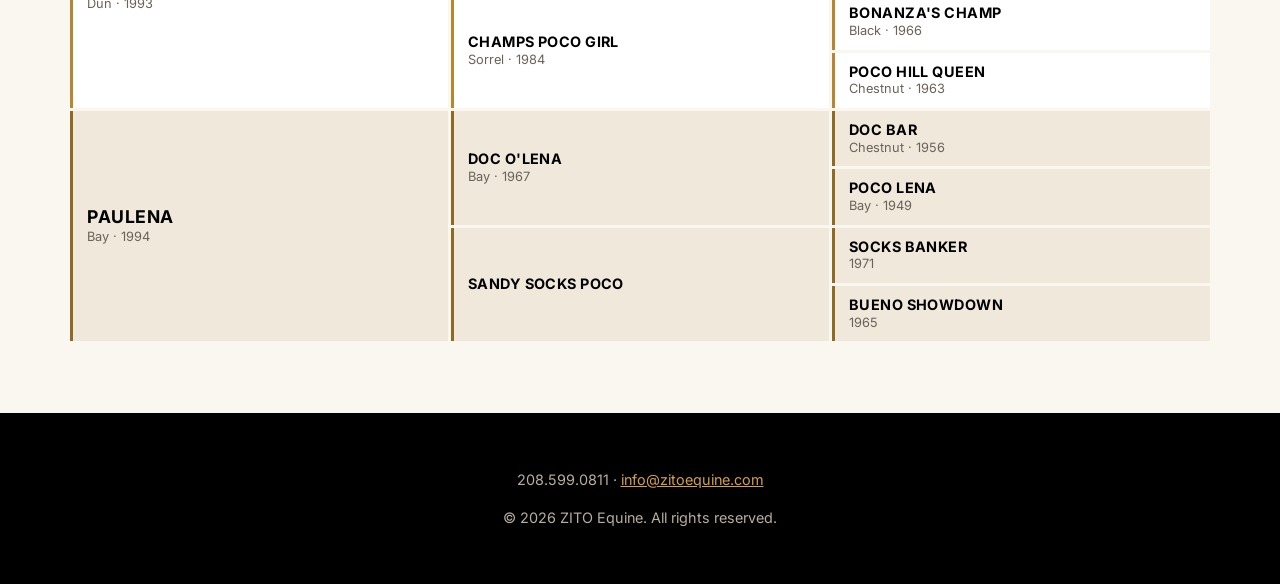
<file: stallions/wsr-hesa-dunofa-lena.html>
<!DOCTYPE html>
<html lang="en">
<head>
  <meta charset="UTF-8">
  <meta name="viewport" content="width=device-width, initial-scale=1.0">
  <title>WSR Hesa Dunofa Lena "Rooster" | ZITO Equine</title>
  <meta name="description" content="WSR Hesa Dunofa Lena, 'Rooster' — 2004 dun stallion, $500K LTE, the winningest team roping stallion in ProRodeo history. Standing at Lazy E Ranch.">
  <link rel="stylesheet" href="/css/style.css">
</head>
<body>
  <header class="site-header">
    <div class="wrap">
      <a href="/" class="logo"><img src="/images/logo-zito-equine.png" alt="ZITO Equine"></a>
      <button class="nav-toggle" aria-label="Menu" aria-expanded="false">&#9776;</button>
      <nav class="site-nav">
        <a href="/">Home</a>
        <a href="/stallions/">Stallions</a>
        <a href="/mares/">Mares</a>
        <a href="/#about">About</a>
        <a href="/#media">Media</a>
        <a href="/contact.html">Contact</a>
      </nav>
    </div>
  </header>
  <main>
    <section class="stallion-hero">
      <div class="wrap">
        <img src="/images/stallions/rooster-logo.png" alt="Rooster logo">
        <h1 class="registered-name">WSR Hesa Dunofa Lena</h1>
        <span class="horse-sub">2004 &middot; Dun Stallion</span>
        <p>The Legend Continues.</p>
        <a href="https://lazyeranch.com/stallions-listing/wsr-hesa-dunofa-lena/" target="_blank" rel="noopener" class="btn">Book a Breeding at Lazy E</a>
      </div>
    </section>
    <div class="ticker" aria-hidden="true">
      <div class="ticker-track">
        <span>Winningest Team Roping Stallion in ProRodeo History</span>
        <span>$500K+ Lifetime Earnings</span>
        <span>2027 Books Now Open</span>
        <span>Standing at Lazy E Ranch</span>
        <span>Winningest Team Roping Stallion in ProRodeo History</span>
        <span>$500K+ Lifetime Earnings</span>
        <span>2027 Books Now Open</span>
        <span>Standing at Lazy E Ranch</span>
      </div>
    </div>
    <section class="section">
      <div class="wrap stallion">
        <div>
          <div class="stallion-photo card-img photo-frame">
            <img src="/images/stallions/rooster-heeling.webp" alt="WSR Hesa Dunofa Lena, Rooster, heeling in competition">
          </div>
        </div>
        <div>
          <span class="section-label">Stallion Station</span>
          <div class="station">
            <h3>Lazy E Ranch</h3>
            <p>Guthrie, Oklahoma</p>
            <p class="meta">Office 405.282.3437 &middot; Monty McNair 405.368.8924 &middot; Jose Mendoza 405.659.4211 &middot; <a href="mailto:ranchinfo@lazye.com">ranchinfo@lazye.com</a></p>
          </div>

          <span class="section-label">Highlights</span>
          <ul class="achv-list">
            <li>Winningest team roping stallion in ProRodeo history</li>
            <li>Proven in the biggest arenas in ProRodeo</li>
            <li>Wins from the Thomas &amp; Mack to the California Rodeo Salinas</li>
            <li>Over half a million dollars in lifetime earnings</li>
          </ul>

          <span class="section-label">Breeding</span>
          <div class="stat-box">
            <span class="stat-line">2027 Breeding Season</span>
            <span class="stat-big">Books Now Open</span>
            <span class="stat-line">Frozen semen only &middot; Contracts through Lazy E Ranch</span>
          </div>
          <a href="https://lazyeranch.com/stallions-listing/wsr-hesa-dunofa-lena/" target="_blank" rel="noopener" class="btn">Book a Breeding at Lazy E</a>
          <p class="meta">Follow along: <a href="https://facebook.com/raisingroosters" target="_blank" rel="noopener">facebook.com/raisingroosters</a></p>
        </div>
      </div>
      <div class="wrap pedigree-wide">
        <span class="section-label">Pedigree</span>
          <div class="pedigree" aria-label="WSR Hesa Dunofa Lena three-generation pedigree">
            <div class="ped ped-sire p-1"><strong>Hesa Sonofa Dun</strong><span>Dun &middot; 1993</span></div>
            <div class="ped ped-sire g-1"><strong>Hollywood Dun It</strong><span>1983</span></div>
            <div class="ped ped-sire gg-1"><strong>Hollywood Jac 86</strong><span>1967</span></div>
            <div class="ped ped-sire gg-2"><strong>Blossom Berry</strong><span>Bay &middot; 1975</span></div>
            <div class="ped ped-sire g-2"><strong>Champs Poco Girl</strong><span>Sorrel &middot; 1984</span></div>
            <div class="ped ped-sire gg-3"><strong>Bonanza's Champ</strong><span>Black &middot; 1966</span></div>
            <div class="ped ped-sire gg-4"><strong>Poco Hill Queen</strong><span>Chestnut &middot; 1963</span></div>
            <div class="ped ped-dam p-2"><strong>Paulena</strong><span>Bay &middot; 1994</span></div>
            <div class="ped ped-dam g-3"><strong>Doc O'Lena</strong><span>Bay &middot; 1967</span></div>
            <div class="ped ped-dam gg-5"><strong>Doc Bar</strong><span>Chestnut &middot; 1956</span></div>
            <div class="ped ped-dam gg-6"><strong>Poco Lena</strong><span>Bay &middot; 1949</span></div>
            <div class="ped ped-dam g-4"><strong>Sandy Socks Poco</strong></div>
            <div class="ped ped-dam gg-7"><strong>Socks Banker</strong><span>1971</span></div>
            <div class="ped ped-dam gg-8"><strong>Bueno Showdown</strong><span>1965</span></div>
          </div>
      </div>
    </section>
  </main>
  <footer class="site-footer">
    <div class="wrap">
      <p>208.599.0811 &middot; <a href="mailto:info@zitoequine.com">info@zitoequine.com</a></p>
      <p>&copy; <span id="year"></span> ZITO Equine. All rights reserved.</p>
    </div>
  </footer>
  <script src="/js/main.js"></script>
</body>
</html>
</file>
<file: css/style.css>
/* ===== ZITO Equine — design tokens =====
   Pulled from the master logo + TRJ print ads (Rooster / Dirty Fling).
   Gold: sampled from logo files. Black/cream: matches the ad backgrounds. */
@import url("https://fonts.googleapis.com/css2?family=Playfair+Display:ital,wght@0,500;0,600;0,700;0,800;1,500;1,800&family=La+Belle+Aurore&family=Inter:wght@400;500;600;700&display=swap");

:root {
  --color-bg: #faf7f1;        /* warm cream page background */
  --color-bg-alt: #efe8db;    /* deeper cream for alternating sections */
  --color-surface: #ffffff;   /* cards */
  --color-text: #1c1917;      /* near-black body text */
  --color-muted: #6b6259;
  --color-black: #000000;     /* true black, matches logo wordmark */
  --color-gold: #b8862e;      /* primary brand gold, from ZITO master logo */
  --color-gold-light: #d4a043;/* lighter gold, from stallion wordmarks */
  --color-gold-dark: #8f6a22;
  --font-heading: "Playfair Display", Georgia, "Times New Roman", serif;
  --font-script: "La Belle Aurore", cursive;
  --font-body: "Inter", system-ui, -apple-system, "Segoe UI", sans-serif;
  --wrap: 1180px;
  --radius: 2px;
}

*, *::before, *::after { box-sizing: border-box; }

body {
  margin: 0;
  font-family: var(--font-body);
  color: var(--color-text);
  background: var(--color-bg);
  line-height: 1.65;
}

h1, h2, h3 { font-family: var(--font-heading); font-weight: 600; line-height: 1.2; letter-spacing: .01em; }
h2 { font-size: clamp(1.6rem, 3vw, 2.2rem); margin-bottom: .6em; }
h3 { font-size: 1.25rem; }
img { max-width: 100%; display: block; }
a { color: var(--color-gold-dark); }
a:hover { color: var(--color-gold); }

.wrap { max-width: var(--wrap); margin: 0 auto; padding: 0 20px; }
.wrap.narrow { max-width: 760px; }
.section { padding: 72px 0; }
.section-title {
  font-size: clamp(2rem, 5vw, 3rem);
  font-weight: 800;
  text-transform: uppercase;
  letter-spacing: .04em;
  margin: 0 0 32px;
}
.section-alt { background: var(--color-bg-alt); }

.eyebrow {
  display: block;
  font-family: var(--font-script);
  font-size: 1.6rem;
  color: var(--color-gold-light);
  margin-bottom: -.25em;
}

.divider {
  width: 64px;
  height: 3px;
  background: var(--color-gold);
  border: 0;
  margin: 20px 0;
}
.divider.center { margin: 20px auto; }

.section-label {
  display: block;
  font-size: .82rem;
  font-weight: 700;
  letter-spacing: .14em;
  text-transform: uppercase;
  color: var(--color-gold-dark);
  margin-bottom: 10px;
}

.pill-row { display: flex; flex-wrap: wrap; gap: 10px; margin: 4px 0 18px; }
.pill {
  display: inline-block;
  border: 1px solid var(--color-gold);
  color: var(--color-gold-dark);
  padding: 5px 14px;
  font-size: .74rem;
  font-weight: 700;
  letter-spacing: .1em;
  text-transform: uppercase;
  border-radius: 999px;
}
.stallion-hero .pill-row { justify-content: center; }
.stallion-hero .pill { color: var(--color-gold-light); border-color: var(--color-gold-light); }

/* Fact ticker — quick-scan highlights under a hero */
.ticker {
  background: var(--color-black);
  color: var(--color-gold-light);
  overflow: hidden;
  white-space: nowrap;
  border-top: 1px solid var(--color-gold-dark);
  border-bottom: 1px solid var(--color-gold-dark);
}
.ticker-track {
  display: inline-block;
  padding: 12px 0;
  font-size: .82rem;
  font-weight: 700;
  letter-spacing: .08em;
  text-transform: uppercase;
  animation: ticker 28s linear infinite;
}
.ticker-track span { margin: 0 28px; }
.ticker-track span::after { content: "\2726"; margin-left: 28px; color: var(--color-gold-dark); }
@keyframes ticker {
  from { transform: translateX(0); }
  to { transform: translateX(-50%); }
}
@media (prefers-reduced-motion: reduce) {
  .ticker-track { animation: none; overflow-x: auto; }
}

/* Achievement list — accent bar per line */
.achv-list { list-style: disc; margin: 16px 0 24px; padding-left: 22px; }
.achv-list li { margin-bottom: 8px; padding-left: 4px; font-weight: 600; }
.achv-list li::marker { color: var(--color-gold); }

/* Key facts grid */
.key-facts {
  display: grid;
  grid-template-columns: repeat(auto-fit, minmax(120px, 1fr));
  gap: 20px;
  border-top: 1px solid #e3d9c6;
  border-bottom: 1px solid #e3d9c6;
  padding: 20px 0;
  margin: 24px 0;
}
.key-facts dt {
  font-size: .72rem;
  font-weight: 700;
  letter-spacing: .1em;
  text-transform: uppercase;
  color: var(--color-muted);
  margin-bottom: 4px;
}
.key-facts dd { margin: 0; font-weight: 700; }

/* Snapshot — a fun, tilted photo accent, not a formal card */
/* Pedigree chart — 3 generations: parents | grandparents | great-grandparents.
   Sire's side on top (white), dam's side below (cream). */
.pedigree {
  display: grid;
  grid-template-columns: repeat(3, 1fr);
  grid-template-rows: repeat(8, auto);
  gap: 3px;
  margin: 20px 0 28px;
  font-size: .85rem;
}
.ped {
  display: flex;
  flex-direction: column;
  justify-content: center;
  padding: 8px 10px;
  border-left: 3px solid var(--color-gold);
  line-height: 1.3;
}
.ped-sire { background: var(--color-surface); }
.ped-dam { background: var(--color-bg-alt); border-left-color: var(--color-gold-dark); }
.ped strong { text-transform: uppercase; letter-spacing: .03em; font-size: .8rem; color: var(--color-black); }
.ped span { color: var(--color-muted); font-size: .75rem; }
.ped.p-1, .ped.p-2 { padding: 12px; }
.ped.p-1 strong, .ped.p-2 strong { font-size: .95rem; }
.p-1 { grid-column: 1; grid-row: 1 / 5; }
.p-2 { grid-column: 1; grid-row: 5 / 9; }
.g-1 { grid-column: 2; grid-row: 1 / 3; }
.g-2 { grid-column: 2; grid-row: 3 / 5; }
.g-3 { grid-column: 2; grid-row: 5 / 7; }
.g-4 { grid-column: 2; grid-row: 7 / 9; }
.gg-1 { grid-column: 3; grid-row: 1; }
.gg-2 { grid-column: 3; grid-row: 2; }
.gg-3 { grid-column: 3; grid-row: 3; }
.gg-4 { grid-column: 3; grid-row: 4; }
.gg-5 { grid-column: 3; grid-row: 5; }
.gg-6 { grid-column: 3; grid-row: 6; }
.gg-7 { grid-column: 3; grid-row: 7; }
.gg-8 { grid-column: 3; grid-row: 8; }
.section-alt .ped-dam { background: #e6dccb; }
@media (max-width: 480px) {
  .ped { padding: 6px 7px; }
  .ped strong { font-size: .7rem; letter-spacing: 0; }
  .ped span { font-size: .68rem; }
  .ped.p-1 strong, .ped.p-2 strong { font-size: .8rem; }
}

/* Full-width pedigree row — last block for each horse */
.pedigree-wide { margin-top: 48px; padding-top: 32px; border-top: 1px solid #e3d9c6; }
.pedigree-wide .pedigree { margin-bottom: 0; }
@media (min-width: 769px) {
  .pedigree-wide .ped { padding: 10px 14px; }
  .pedigree-wide .ped strong { font-size: .9rem; }
  .pedigree-wide .ped span { font-size: .8rem; }
  .pedigree-wide .ped.p-1 strong, .pedigree-wide .ped.p-2 strong { font-size: 1.1rem; }
}

/* Quote hero — full-width dark band: big photo + big pull quote */
.quote-hero {
  display: grid;
  grid-template-columns: 1.4fr 1fr;
  background: var(--color-black);
  color: #fff;
}
.quote-hero-img { min-height: 520px; }
.quote-hero-img img { display: block; width: 100%; height: 100%; object-fit: cover; object-position: 40% 50%; }
.quote-hero-text { padding: 64px clamp(24px, 5vw, 72px); align-self: center; }
.quote-hero-text .section-label { color: var(--color-gold-light); }
.quote-hero blockquote { margin: 0 0 24px; }
.quote-hero blockquote p {
  font-family: var(--font-heading);
  font-size: clamp(1.9rem, 3.4vw, 3rem);
  font-weight: 800;
  font-style: italic;
  line-height: 1.15;
  margin: 0;
}
.quote-hero cite {
  display: block;
  margin-top: 16px;
  font-style: normal;
  font-weight: 700;
  letter-spacing: .14em;
  text-transform: uppercase;
  font-size: .85rem;
  color: var(--color-gold-light);
}
.quote-hero cite::before { content: "\2014\00a0"; }
.quote-hero-stat { color: #d8d0c4; margin: 0 0 28px; }
@media (max-width: 768px) {
  .quote-hero { grid-template-columns: 1fr; }
  .quote-hero-img { min-height: 0; aspect-ratio: 3/2; }
  .quote-hero-text { padding: 40px 20px 48px; }
}

/* Photo band — full-width image strip, edge to edge */
.photo-band { height: clamp(240px, 38vw, 520px); overflow: hidden; }
.photo-band img { display: block; width: 100%; height: 100%; object-fit: cover; object-position: center 45%; }

.press-card {
  border: 1px solid var(--color-gold);
  background: var(--color-surface);
  padding: 20px 24px;
  text-align: left;
}
.press-grid {
  display: grid;
  grid-template-columns: repeat(2, 1fr);
  gap: 28px;
  max-width: 1000px;
  margin: 32px auto 0;
}
.press-card .stat-line { display: block; }
.press-img { display: block; margin: -20px -24px 16px; }
.press-img img { display: block; width: 100%; aspect-ratio: 1.9; height: auto; object-fit: cover; }
.press-card h3 { margin: 4px 0; }
.press-card h3 a { color: var(--color-black); }
.press-card h3 a:hover { color: var(--color-gold-dark); }

.photo-caption {
  font-size: .85rem;
  font-style: italic;
  color: var(--color-muted);
  text-align: center;
  margin-top: 10px;
}

/* Announcement bar — single homepage statement under the hero */
.announce {
  text-align: center;
  padding: 48px 0;
  border-top: 1px solid #e3d9c6;
  border-bottom: 1px solid #e3d9c6;
}
.announce p { margin: 0; }
.announce-lead {
  font-size: .85rem;
  font-weight: 700;
  letter-spacing: .14em;
  text-transform: uppercase;
  color: var(--color-muted);
}
.announce .announce-big {
  font-family: var(--font-heading);
  font-size: clamp(1.9rem, 5vw, 2.8rem);
  font-weight: 700;
  color: var(--color-gold-dark);
  margin: 6px 0 24px;
}

/* Header */
.site-header {
  background: var(--color-surface);
  border-bottom: 3px solid var(--color-gold);
  position: sticky;
  top: 0;
  z-index: 20;
}
.site-header .wrap { display: flex; align-items: center; justify-content: space-between; min-height: 84px; }
.logo { display: flex; align-items: center; text-decoration: none; }
.logo img { height: 56px; width: auto; }
.site-nav { display: flex; align-items: center; }
.site-nav a {
  color: var(--color-black);
  text-decoration: none;
  margin-left: 32px;
  font-weight: 600;
  font-size: .92rem;
  letter-spacing: .06em;
  text-transform: uppercase;
}
.site-nav a:hover { color: var(--color-gold); }
.nav-toggle { display: none; background: none; border: 0; color: var(--color-black); font-size: 1.8rem; cursor: pointer; line-height: 1; }

/* Hero */
.hero {
  background:
    linear-gradient(180deg, rgba(10,9,8,.55) 0%, rgba(10,9,8,.7) 55%, rgba(10,9,8,.92) 100%),
    url("/images/hero-dirty-fling.jpg") center 30%/cover no-repeat;
  color: #fff;
  padding: 130px 0;
  text-align: center;
  position: relative;
}
.hero::after {
  content: "";
  position: absolute;
  inset: 0;
  background: radial-gradient(ellipse at center, rgba(212,160,67,.10), transparent 70%);
  pointer-events: none;
}
.hero .wrap { position: relative; }
.hero .eyebrow { color: var(--color-gold-light); }
.hero-mark { height: 48px; width: auto; margin: 0 auto 20px; filter: brightness(0) invert(1); opacity: .92; }
.hero h1 {
  font-size: clamp(2.4rem, 6vw, 4.2rem);
  margin: 8px 0 16px;
  color: #fff;
}
.tagline { font-size: 1.2rem; margin: 0 0 32px; color: #e8e2d8; }

/* Buttons */
.btn {
  display: inline-block;
  background: var(--color-gold);
  color: #fff;
  padding: 14px 32px;
  border-radius: var(--radius);
  text-decoration: none;
  border: 0;
  font-size: .9rem;
  font-weight: 700;
  letter-spacing: .08em;
  text-transform: uppercase;
  cursor: pointer;
  transition: background .15s ease;
}
.btn:hover { background: var(--color-gold-dark); color: #fff; }
.btn-outline {
  display: inline-block;
  background: transparent;
  color: #fff;
  padding: 13px 32px;
  border: 1px solid var(--color-gold-light);
  border-radius: var(--radius);
  text-decoration: none;
  font-size: .9rem;
  font-weight: 700;
  letter-spacing: .08em;
  text-transform: uppercase;
}
.btn-outline:hover { border-color: #fff; color: #fff; }
.stallion-hero .btn { margin-top: 24px; }
.horse-sub {
  display: block;
  margin: 4px 0 18px;
  font-size: .8rem;
  font-weight: 700;
  letter-spacing: .14em;
  text-transform: uppercase;
  color: var(--color-muted);
}
.stallion-hero .horse-sub { color: var(--color-gold-light); margin: 8px 0 0; }
h2 + .horse-sub { margin-top: -8px; }
.ped strong a { color: inherit; }
.registered-name {
  margin: 18px 0 0;
  color: #fff;
  font-size: clamp(1.4rem, 3vw, 2rem);
  font-weight: 800;
  text-transform: uppercase;
  letter-spacing: .06em;
}
.stallion-panel .registered-name { margin-top: 14px; font-size: clamp(1.1rem, 2.2vw, 1.5rem); }
.stallion-panel .registered-name + .eyebrow { margin-top: 6px; }

/* Cards */
.card-grid { display: grid; gap: 32px; grid-template-columns: repeat(auto-fill, minmax(280px, 1fr)); }
.card-grid-2 { grid-template-columns: repeat(2, 1fr); }
.card {
  background: var(--color-surface);
  border-radius: var(--radius);
  overflow: hidden;
  text-decoration: none;
  color: inherit;
  box-shadow: 0 2px 16px rgba(0,0,0,.08);
  border-top: 3px solid var(--color-gold);
  transition: transform .15s ease, box-shadow .15s ease;
}
.card:hover { transform: translateY(-3px); box-shadow: 0 8px 24px rgba(0,0,0,.12); }
.card h3 { padding: 20px 20px 0; margin: 0 0 4px; color: var(--color-black); }
.card p { padding: 0 20px 20px; margin: 0; color: var(--color-muted); }
.card:has(.card-btn) { display: flex; flex-direction: column; }
.card:has(.card-btn) > * { flex-shrink: 0; }
.card-btn { align-self: flex-start; margin: auto 20px 24px; }
.card:hover .card-btn { background: var(--color-gold-dark); }
.card-img.photo-pending { display: flex; align-items: center; justify-content: center; }
.card-img.photo-pending span { color: var(--color-gold-light); font-size: .8rem; font-weight: 700; letter-spacing: .14em; text-transform: uppercase; }
.card-img { aspect-ratio: 4/3; min-height: 0; overflow: hidden; background: linear-gradient(135deg, #2a231b, #14110e); }
.card-img.photo-frame,
.stallion-photo.photo-frame {
  background: #fff;
  display: flex;
  align-items: center;
  justify-content: center;
  padding: 24px;
}
.card-img.photo-frame img,
.stallion-photo.photo-frame img { width: 100%; height: 100%; object-fit: contain; }
.card-img.photo-fill { background: none; padding: 0; }
.card-img.photo-fill img { width: 100%; height: 100%; object-fit: cover; }

/* Stat box — echoes the boxed stats in the print ads */
.stat-box {
  border: 1px solid var(--color-gold);
  padding: 20px 24px;
  background: var(--color-surface);
  margin: 24px 0;
}
.stat-box .stat-line { display: block; font-weight: 600; }
.stat-box .stat-note { display: block; margin-top: 12px; padding-top: 12px; border-top: 1px solid #e3d9c6; font-size: .85rem; color: var(--color-muted); }
.stat-box .stat-big {
  display: block;
  font-family: var(--font-heading);
  font-size: 1.8rem;
  font-weight: 700;
  color: var(--color-gold-dark);
  margin: 2px 0;
}

/* Stallion hero — dark banner carrying the stallion's own wordmark, echoes the print ads */
.stallion-hero {
  background: linear-gradient(160deg, #0c0b0a 0%, #1c1815 60%, #262019 100%);
  padding: 56px 0;
  text-align: center;
}
.stallion-hero img { max-height: 130px; width: auto; margin: 0 auto; }
.stallion-hero .eyebrow { color: var(--color-gold-light); margin-bottom: 8px; }
.stallion-hero p { color: #e8e2d8; margin: 16px 0 0; font-size: 1.05rem; }

/* Stallions page — dark intro band + two bold stallion panels */
.stallions-intro { padding: 72px 0 64px; }
.stallions-intro .section-title { color: #fff; margin: 0; }
.stallion-panels { display: grid; grid-template-columns: repeat(2, 1fr); gap: 32px; }
.stallion-panel {
  display: flex;
  flex-direction: column;
  align-items: center;
  text-align: center;
  background: linear-gradient(160deg, #0c0b0a 0%, #1c1815 60%, #262019 100%);
  color: #e8e2d8;
  border-top: 4px solid var(--color-gold);
  padding: 36px 32px 40px;
}
.stallion-panel-logo img { max-height: 110px; width: auto; display: block; margin: 0 auto; }
.stallion-panel .eyebrow { color: var(--color-gold-light); margin: 14px 0 24px; }
.stallion-panel .card-img { width: 100%; }
.panel-stats {
  display: grid;
  grid-template-columns: repeat(3, 1fr);
  gap: 12px;
  width: 100%;
  margin: 28px 0 0;
  padding: 0 0 24px;
  border-bottom: 1px solid #3a322a;
}
.panel-stats dt {
  font-family: var(--font-heading);
  font-size: clamp(1.6rem, 3vw, 2.3rem);
  font-weight: 800;
  color: var(--color-gold-light);
  line-height: 1.1;
}
.panel-stats dd {
  margin: 6px 0 0;
  font-size: .7rem;
  font-weight: 700;
  letter-spacing: .1em;
  text-transform: uppercase;
  color: #cfc6b8;
}
.panel-line { margin: 22px 0 0; font-size: .95rem; }
.panel-line strong { color: #fff; font-size: 1.05rem; }
.panel-status {
  display: inline-block;
  margin: 22px 0 22px;
  padding: 6px 14px;
  border: 1px solid var(--color-gold-light);
  color: var(--color-gold-light);
  font-size: .75rem;
  font-weight: 700;
  letter-spacing: .14em;
  text-transform: uppercase;
}
.stallion-panel .btn { margin-top: auto; }

/* Jump links — anchor buttons to sections further down a page */
.jump-links { display: flex; flex-wrap: wrap; justify-content: center; gap: 12px; margin-top: 28px; }
.jump-links .btn-outline:hover { background: var(--color-gold); border-color: var(--color-gold); }
section[id] { scroll-margin-top: 96px; }
@media (prefers-reduced-motion: no-preference) { html { scroll-behavior: smooth; } }

/* Generic two-column split — reused by the About section on the homepage */
.split { display: grid; gap: 48px; grid-template-columns: 1fr 1.1fr; align-items: start; }

/* Stallion page */
.stallion { display: grid; gap: 48px; grid-template-columns: 1fr 1.1fr; align-items: start; }
.stallion-photo.card-img { aspect-ratio: 3/4; }
.stallion-photo.card-img.photo-frame { aspect-ratio: 4/3; }
.stallion-wordmark { max-width: 260px; margin-bottom: 8px; }
.meta { color: var(--color-muted); font-size: 1.05rem; }
.pull-quote {
  margin: 24px 0;
  padding: 4px 0 4px 20px;
  border-left: 3px solid var(--color-gold);
  font-family: var(--font-heading);
  font-size: 1.3rem;
  font-style: italic;
}
.pull-quote cite { display: block; margin-top: 8px; font-family: inherit; font-size: .9rem; font-style: normal; font-weight: 700; color: var(--color-muted); }
.station {
  border-left: 3px solid var(--color-gold);
  padding: 4px 0 4px 16px;
  margin: 0 0 28px;
}
.station h3 { margin: 0; font-size: 1.5rem; }
.station p { margin: 2px 0 0; font-weight: 600; }
.station .meta { font-weight: 400; font-size: .95rem; margin-top: 6px; }
.standing-at {
  font-family: var(--font-script);
  font-size: 1.3rem;
  color: var(--color-gold-dark);
  display: block;
  margin-top: 24px;
}

/* Forms */
.form label { display: block; margin-bottom: 18px; font-weight: 600; }
.form input, .form textarea {
  display: block;
  width: 100%;
  margin-top: 6px;
  padding: 12px;
  border: 1px solid #d8d0c2;
  border-radius: var(--radius);
  font: inherit;
  background: var(--color-surface);
}
.form input:focus, .form textarea:focus { outline: 2px solid var(--color-gold-light); border-color: var(--color-gold); }

/* Footer */
.site-footer { background: var(--color-black); color: #a99; color: #b8ada0; padding: 40px 0; text-align: center; font-size: .9rem; }
.site-footer a { color: var(--color-gold-light); }

/* Mobile */
@media (max-width: 768px) {
  .nav-toggle { display: block; }
  .site-nav {
    display: none;
    position: absolute;
    top: 84px;
    left: 0;
    right: 0;
    background: var(--color-surface);
    border-bottom: 3px solid var(--color-gold);
    padding: 8px 20px 20px;
  }
  .site-nav.open { display: block; }
  .site-nav a { display: block; margin: 14px 0; }
  .stallion, .split, .press-grid, .card-grid-2, .stallion-panels { grid-template-columns: 1fr; }
  .stallion-panel { padding: 28px 20px 32px; }
  .hero { padding: 90px 0; }
}
</file>
